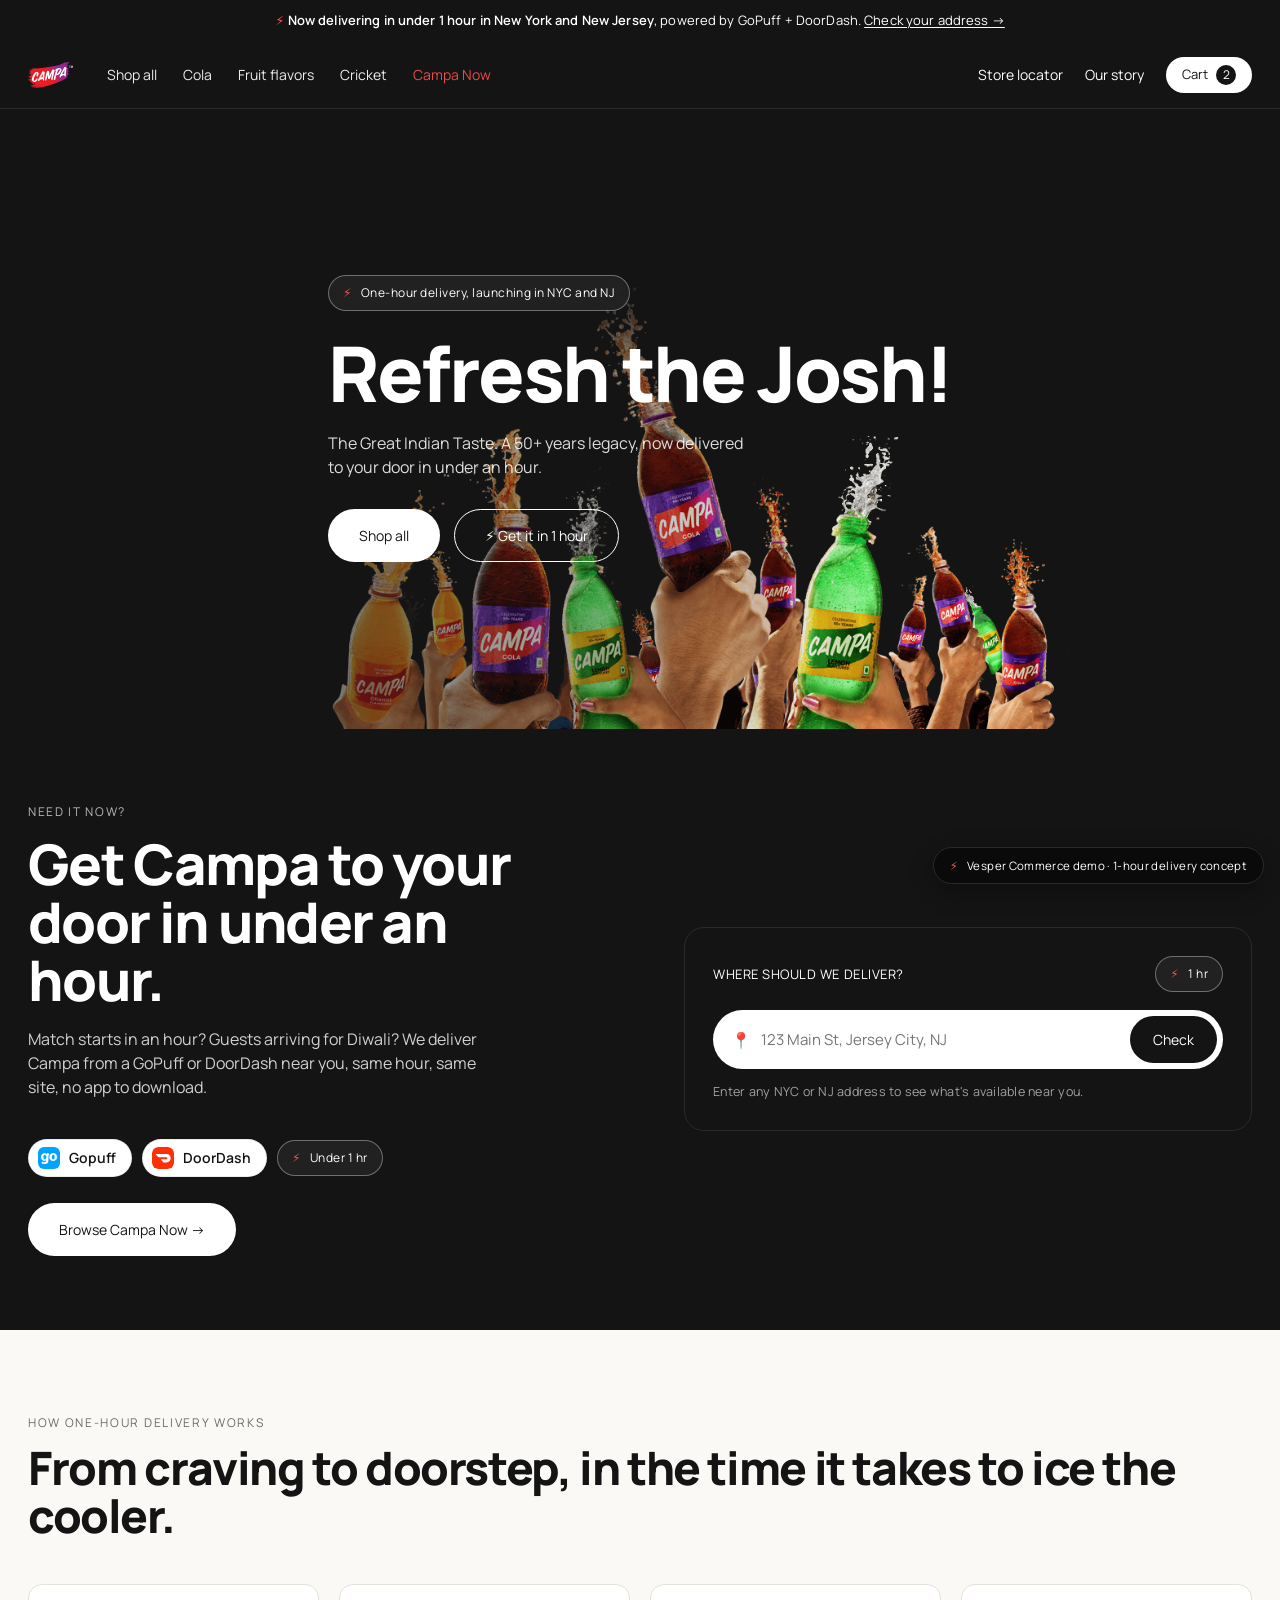
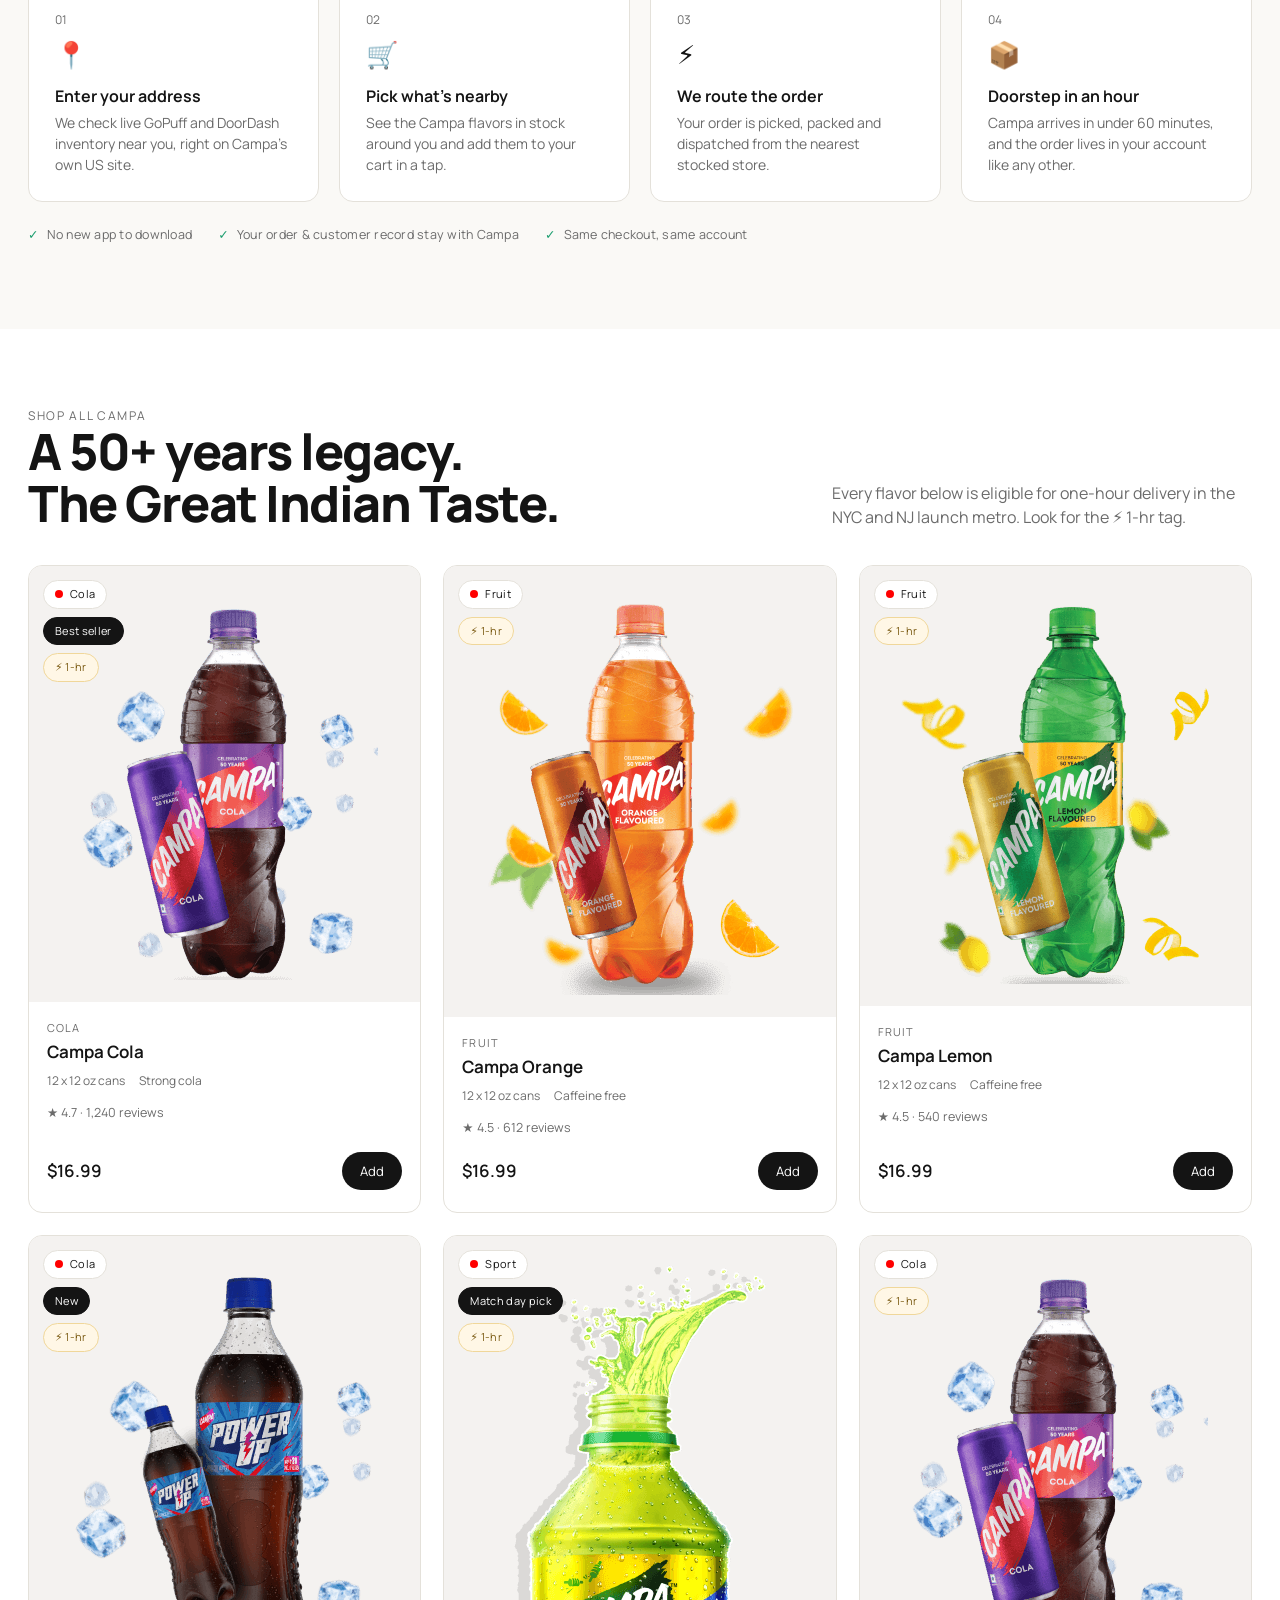
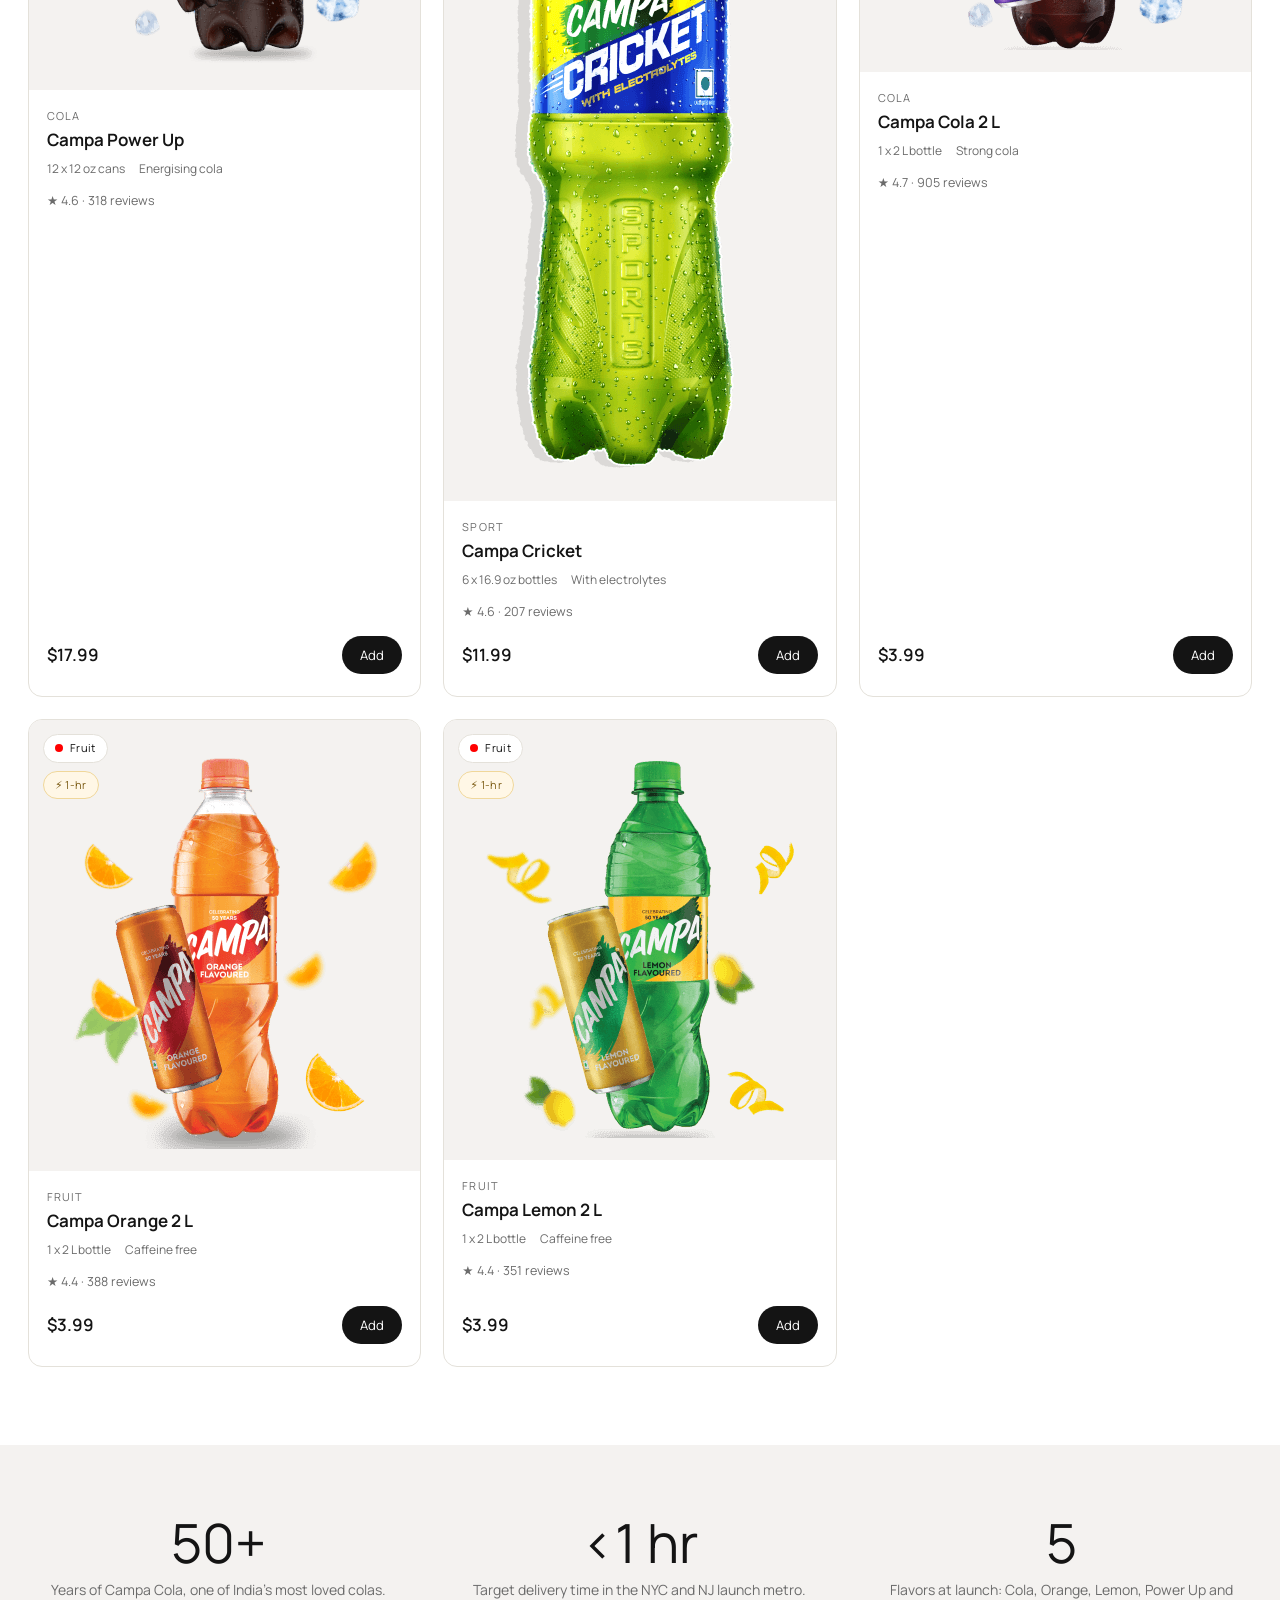
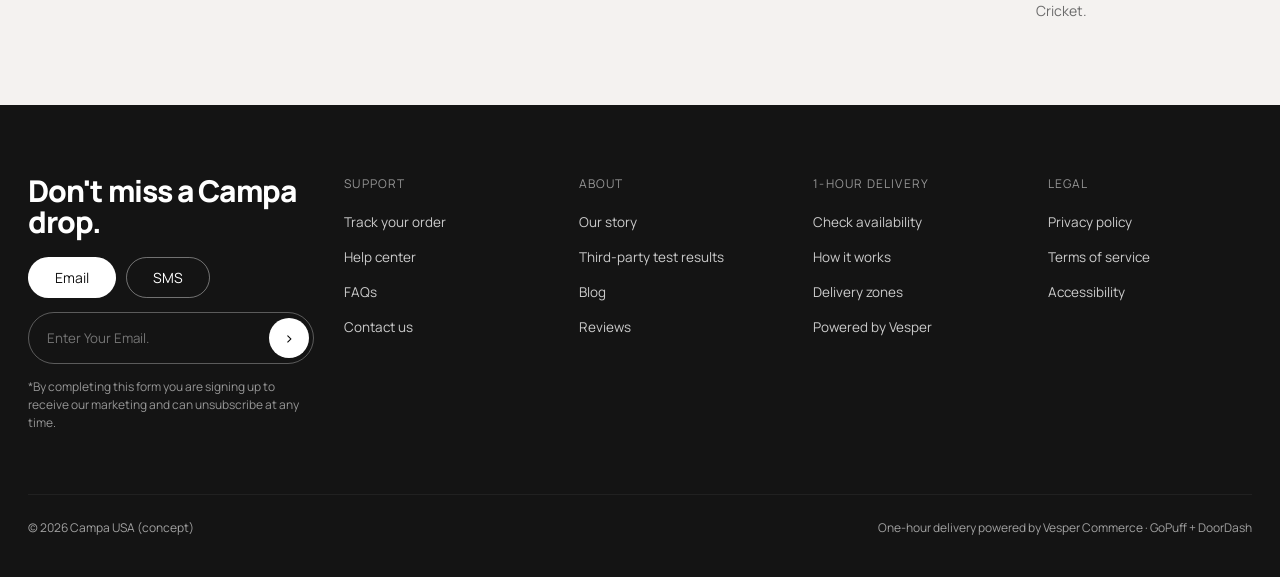
<file: index.html>
<!doctype html>
<html lang="en">
<head>
<meta charset="utf-8" />
<meta name="viewport" content="width=device-width, initial-scale=1" />
<title>Campa USA, Refresh the Josh!</title>
<meta name="description" content="The Great Indian Taste, now in the US. One-hour delivery in New York and New Jersey via GoPuff and DoorDash." />
<link rel="preconnect" href="https://fonts.googleapis.com" />
<link rel="preconnect" href="https://fonts.gstatic.com" crossorigin />
<link href="https://fonts.googleapis.com/css2?family=Manrope:wght@400;500;600;700;800&display=swap" rel="stylesheet" />
<link rel="stylesheet" href="styles.css" />
<link rel="icon" href="assets/logo.svg" />
</head>
<body>

<!-- Announcement -->
<div class="announce">
  <span class="bolt">⚡</span> <b>Now delivering in under 1 hour in New York and New Jersey</b>, powered by GoPuff + DoorDash. <a href="#onehour">Check your address →</a>
</div>

<!-- Header -->
<header class="header">
  <nav class="nav">
    <a class="brand" href="index.html"><img src="assets/logo.svg" alt="Campa" /></a>
    <div class="nav-links">
      <a href="#shop">Shop all</a>
      <a href="#shop">Cola</a>
      <a href="#shop">Fruit flavors</a>
      <a href="#shop">Cricket</a>
      <a href="campa-now.html" style="color:#ff4d4d">Campa Now</a>
    </div>
    <div class="nav-right">
      <a class="hide-sm" href="#">Store locator</a>
      <a class="hide-sm" href="#">Our story</a>
      <button class="hamburger" onclick="openMenu()" aria-label="Open menu"><svg viewBox="0 0 24 24" fill="none" stroke="currentColor" stroke-width="2" stroke-linecap="round"><line x1="3" y1="6" x2="21" y2="6"/><line x1="3" y1="12" x2="21" y2="12"/><line x1="3" y1="18" x2="21" y2="18"/></svg></button>
      <a href="checkout.html" class="cart-pill" onclick="event.preventDefault();openCart()">Cart <span class="cart-count" id="cartCount">2</span></a>
    </div>
  </nav>
</header>

<!-- Hero -->
<section class="hero">
  <div class="hero-media hero-bottles"></div>
  <div class="wrap hero-inner">
    <div class="delivery-badge" style="margin-bottom:22px"><span class="bolt">⚡</span> One-hour delivery, launching in NYC and NJ</div>
    <h1 class="serif">Refresh the Josh!</h1>
    <p class="sub">The Great Indian Taste. A 50+ years legacy, now delivered to your door in under an hour.</p>
    <div class="hero-cta">
      <a href="#shop" class="btn btn-white">Shop all</a>
      <a href="#onehour" class="btn btn-outline" style="color:#fff">⚡ Get it in 1 hour</a>
    </div>
  </div>
</section>

<!-- ===== SIGNATURE 1-HOUR DELIVERY BAND ===== -->
<section class="delivery-band" id="onehour">
  <div class="wrap grid">
    <div>
      <div class="eyebrow" style="color:rgba(255,255,255,.7)">Need it now?</div>
      <h2 class="serif" style="margin-top:14px">Get Campa to your door in under an hour.</h2>
      <p class="lede">Match starts in an hour? Guests arriving for Diwali? We deliver Campa from a GoPuff or DoorDash near you, same hour, same site, no app to download.</p>
      <div class="retailer-chips" style="margin-top:24px">
        <span class="chip"><img class="logo" src="assets/gopuff-icon.png" alt="GoPuff" /> Gopuff</span>
        <span class="chip"><img class="logo" src="assets/doordash-icon.svg" alt="DoorDash" /> DoorDash</span>
        <span class="delivery-badge"><span class="bolt">⚡</span> Under 1 hr</span>
      </div>
      <div style="margin-top:26px">
        <a href="campa-now.html" class="btn btn-white">Browse Campa Now →</a>
      </div>
    </div>

    <div class="addr-card">
      <div class="row-top">
        <div style="font-family:var(--mono);font-size:13px;letter-spacing:.04em">WHERE SHOULD WE DELIVER?</div>
        <div class="delivery-badge"><span class="bolt">⚡</span> 1 hr</div>
      </div>
      <div class="addr-field">
        <span aria-hidden="true">📍</span>
        <input id="addrInput" type="text" placeholder="123 Main St, Jersey City, NJ" />
        <button class="btn btn-dark" onclick="checkAvailability()">Check</button>
      </div>
      <div class="addr-note">Enter any NYC or NJ address to see what's available near you.</div>

      <div class="avail-result" id="availResult">
        <div class="avail-head"><span>✓</span> Available near you, delivered in under 1 hour</div>
        <div class="mini-prod">
          <img src="assets/cola.png" alt="" />
          <div class="info"><div class="name">Cola · Campa Cola</div><div class="meta">6-pack · $8.99</div></div>
          <button class="mini-add" onclick="addToCart()">Add</button>
        </div>
        <div class="mini-prod">
          <img src="assets/cricket.png" alt="" />
          <div class="info"><div class="name">Sport · Campa Cricket</div><div class="meta">Single bottle · $2.29</div></div>
          <button class="mini-add" onclick="addToCart()">Add</button>
        </div>
        <div class="mini-prod">
          <img src="assets/orange.png" alt="" />
          <div class="info"><div class="name">Fruit · Campa Orange <span style="opacity:.6">(trial)</span></div><div class="meta">Single can · $1.79</div></div>
          <button class="mini-add" onclick="addToCart()">Add</button>
        </div>
        <a href="checkout.html" class="btn btn-white btn-block" style="margin-top:16px">View cart · check out →</a>
      </div>
    </div>
  </div>
</section>

<!-- How it works -->
<section class="how">
  <div class="wrap">
    <div class="eyebrow">How one-hour delivery works</div>
    <h2 class="serif" style="font-size:clamp(30px,3.6vw,46px);margin-top:12px">From craving to doorstep, in the time it takes to ice the cooler.</h2>
    <div class="steps">
      <div class="step"><div class="num">01</div><div class="icon">📍</div><h3>Enter your address</h3><p>We check live GoPuff and DoorDash inventory near you, right on Campa's own US site.</p></div>
      <div class="step"><div class="num">02</div><div class="icon">🛒</div><h3>Pick what's nearby</h3><p>See the Campa flavors in stock around you and add them to your cart in a tap.</p></div>
      <div class="step"><div class="num">03</div><div class="icon">⚡</div><h3>We route the order</h3><p>Your order is picked, packed and dispatched from the nearest stocked store.</p></div>
      <div class="step"><div class="num">04</div><div class="icon">📦</div><h3>Doorstep in an hour</h3><p>Campa arrives in under 60 minutes, and the order lives in your account like any other.</p></div>
    </div>
    <div class="assurance">
      <span><span class="tick">✓</span> No new app to download</span>
      <span><span class="tick">✓</span> Your order &amp; customer record stay with Campa</span>
      <span><span class="tick">✓</span> Same checkout, same account</span>
    </div>
  </div>
</section>

<!-- Product grid -->
<section class="section" id="shop">
  <div class="wrap">
    <div class="section-head">
      <div>
        <div class="eyebrow">Shop all Campa</div>
        <h2 class="serif">A 50+ years legacy.<br/>The Great Indian Taste.</h2>
      </div>
      <p>Every flavor below is eligible for one-hour delivery in the NYC and NJ launch metro. Look for the <span style="white-space:nowrap">⚡ 1-hr</span> tag.</p>
    </div>

    <div class="prod-grid" id="prodGrid">
      <!-- cards injected by app.js -->
    </div>
  </div>
</section>

<!-- Value strip -->
<section class="value-strip">
  <div class="wrap value-grid">
    <div><div class="big">50+</div><p>Years of Campa Cola, one of India's most loved colas.</p></div>
    <div><div class="big">&lt;1 hr</div><p>Target delivery time in the NYC and NJ launch metro.</p></div>
    <div><div class="big">5</div><p>Flavors at launch: Cola, Orange, Lemon, Power Up and Cricket.</p></div>
  </div>
</section>

<!-- Footer -->
<footer class="footer">
  <div class="wrap">
    <div class="top">
      <div class="updates">
        <h3 class="serif">Don't miss a Campa drop.</h3>
        <div class="toggle">
          <button class="btn btn-white">Email</button>
          <button class="btn btn-outline" style="color:#fff">SMS</button>
        </div>
        <div class="subscribe"><input placeholder="Enter Your Email." /><button>›</button></div>
        <p style="font-size:12px;opacity:.55;margin-top:14px;max-width:320px">*By completing this form you are signing up to receive our marketing and can unsubscribe at any time.</p>
      </div>
      <div><div class="colhead">Support</div><ul><li><a href="#">Track your order</a></li><li><a href="#">Help center</a></li><li><a href="#">FAQs</a></li><li><a href="#">Contact us</a></li></ul></div>
      <div><div class="colhead">About</div><ul><li><a href="#">Our story</a></li><li><a href="#">Third-party test results</a></li><li><a href="#">Blog</a></li><li><a href="#">Reviews</a></li></ul></div>
      <div><div class="colhead">1-Hour Delivery</div><ul><li><a href="#onehour">Check availability</a></li><li><a href="#onehour">How it works</a></li><li><a href="#">Delivery zones</a></li><li><a href="#">Powered by Vesper</a></li></ul></div>
      <div><div class="colhead">Legal</div><ul><li><a href="#">Privacy policy</a></li><li><a href="#">Terms of service</a></li><li><a href="#">Accessibility</a></li></ul></div>
    </div>
    <div class="base"><span>© 2026 Campa USA (concept)</span><span>One-hour delivery powered by Vesper Commerce · GoPuff + DoorDash</span></div>
  </div>
</footer>

<div class="demo-ribbon"><span class="bolt">⚡</span> Vesper Commerce demo · 1-hour delivery concept</div>

<script src="app.js"></script>
</body>
</html>
</file>
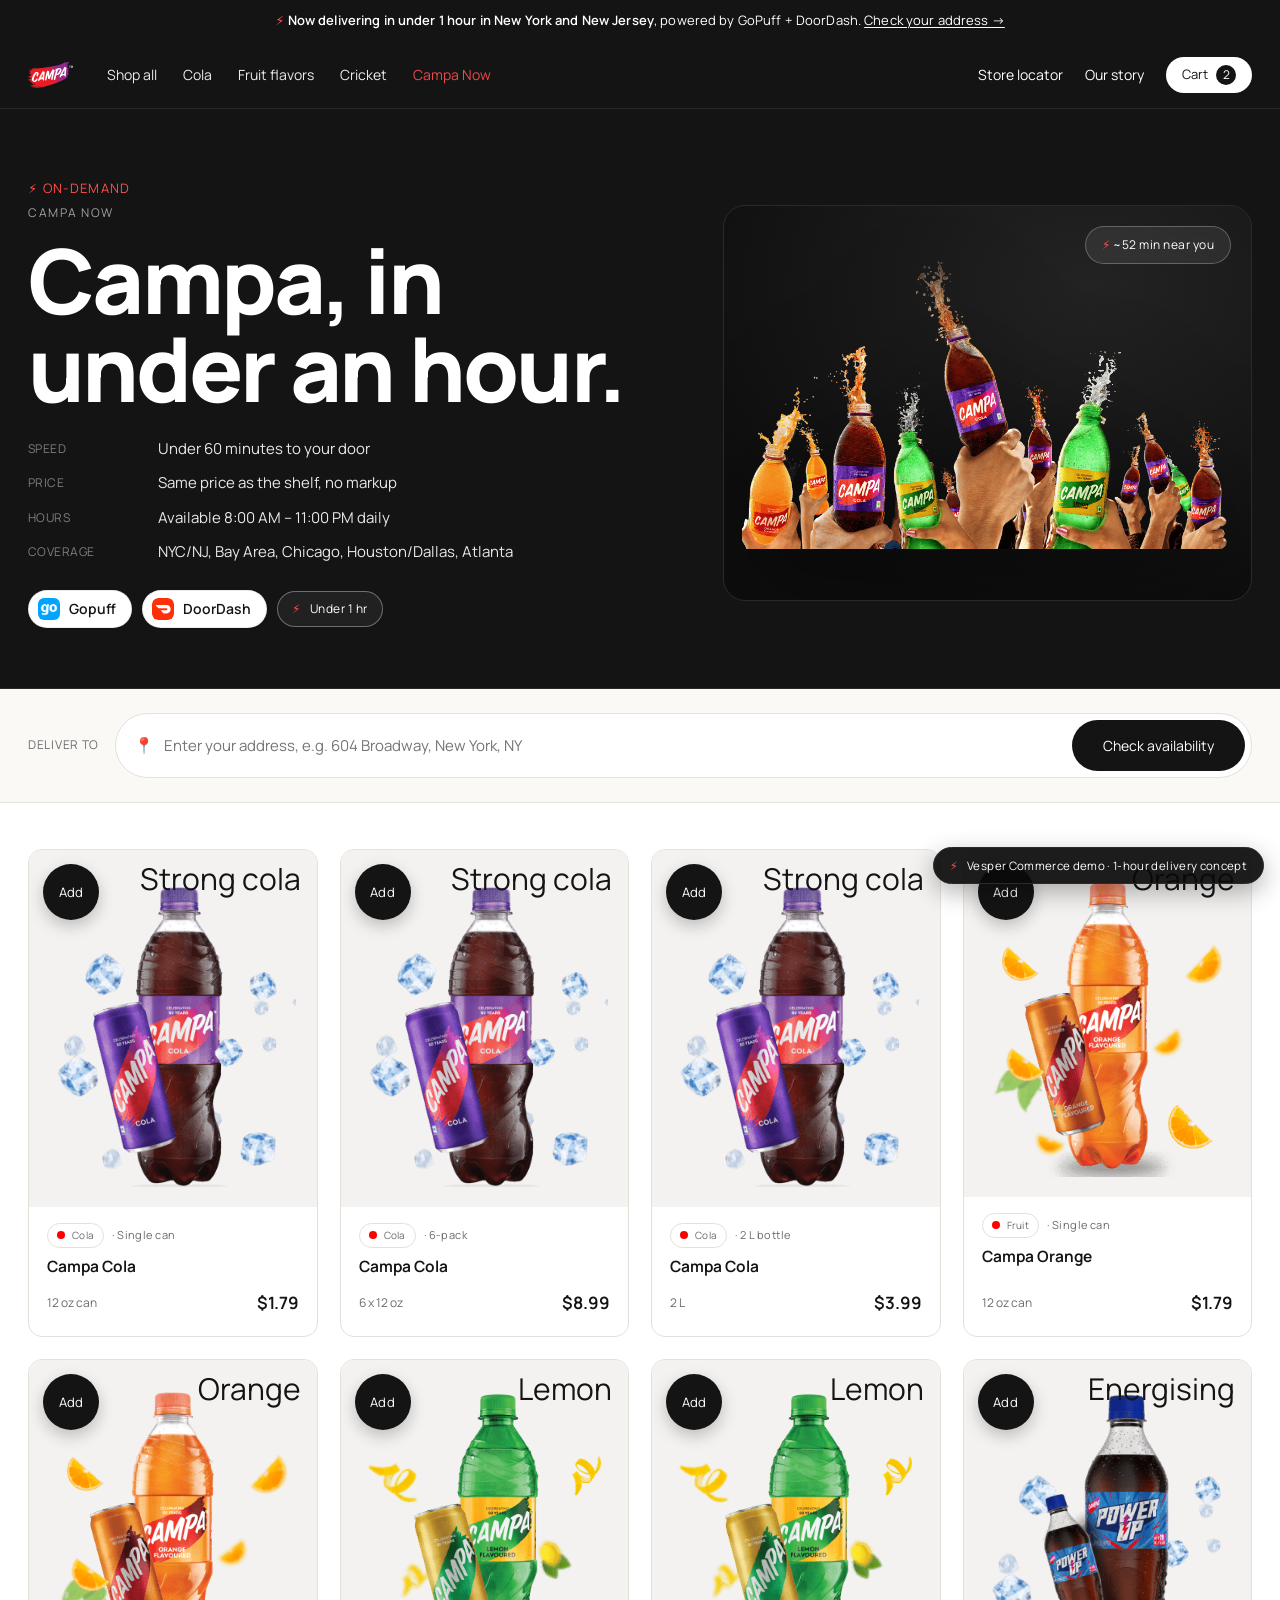
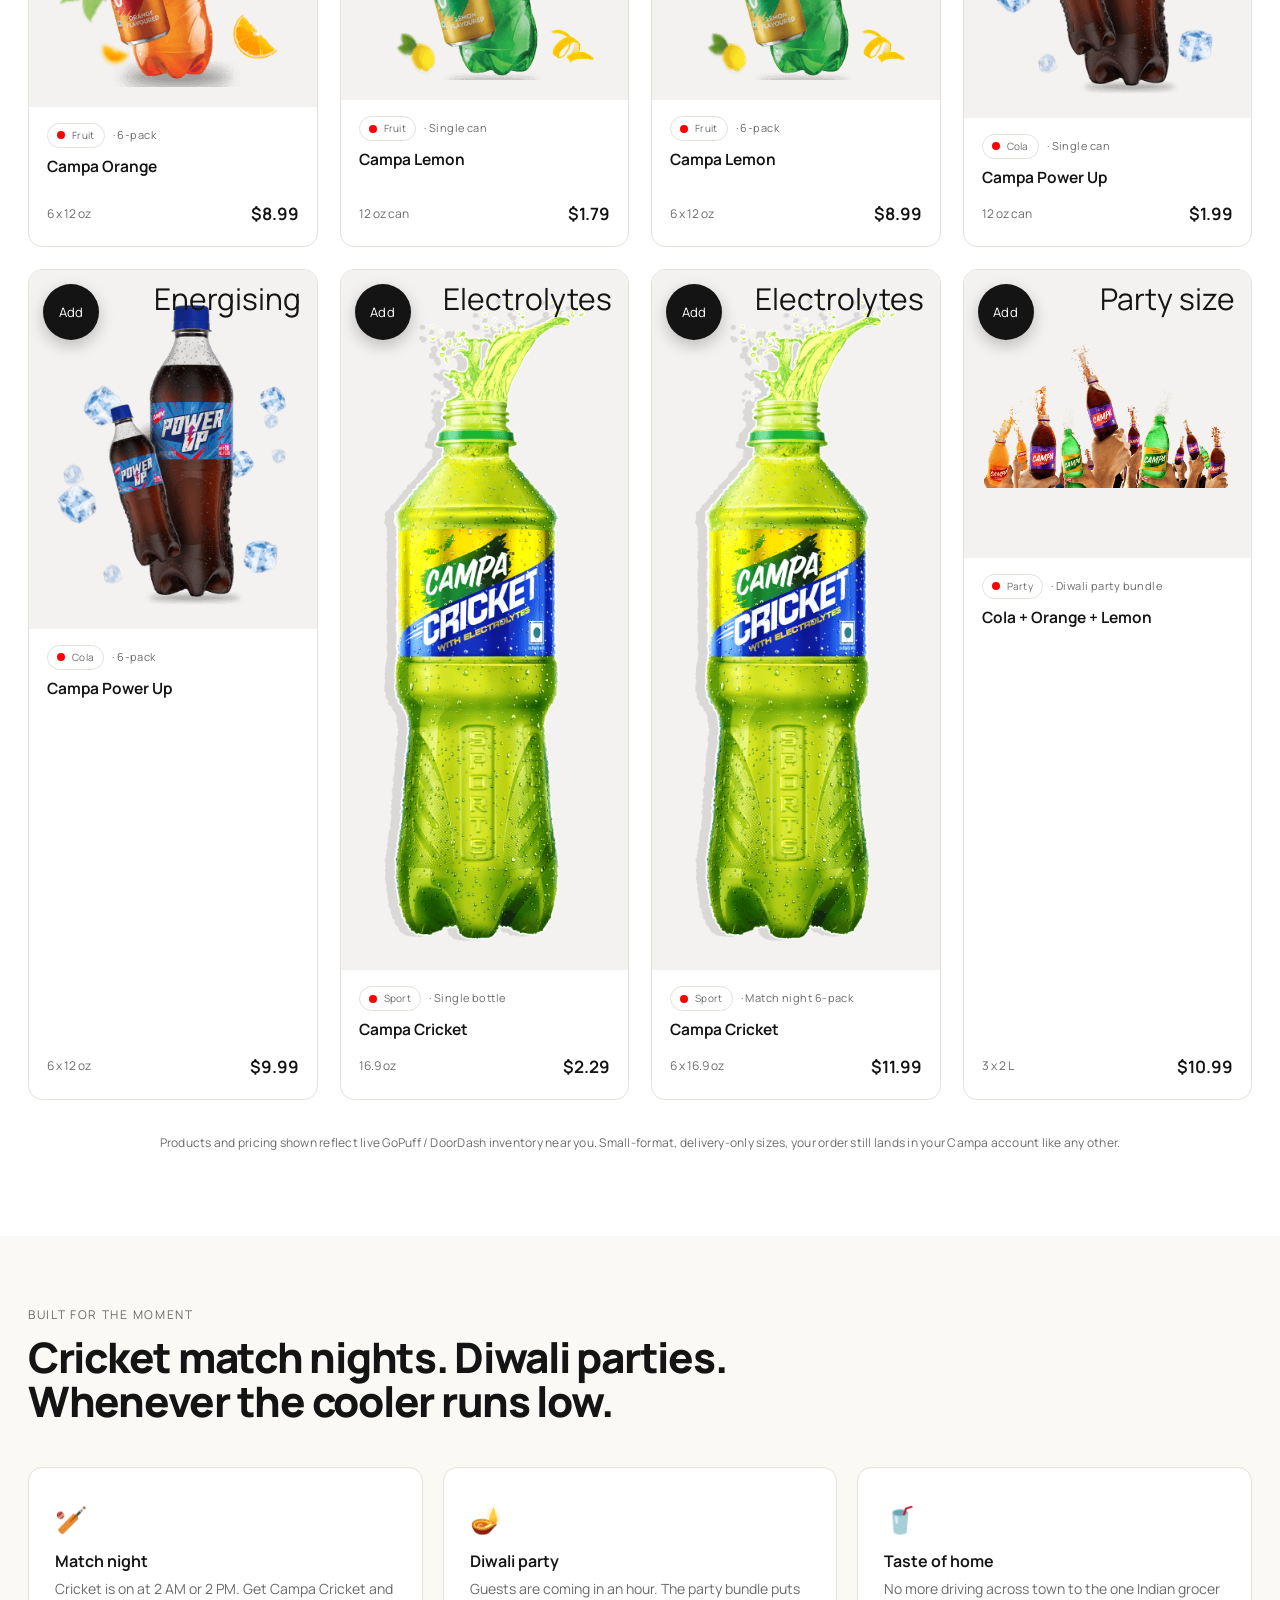
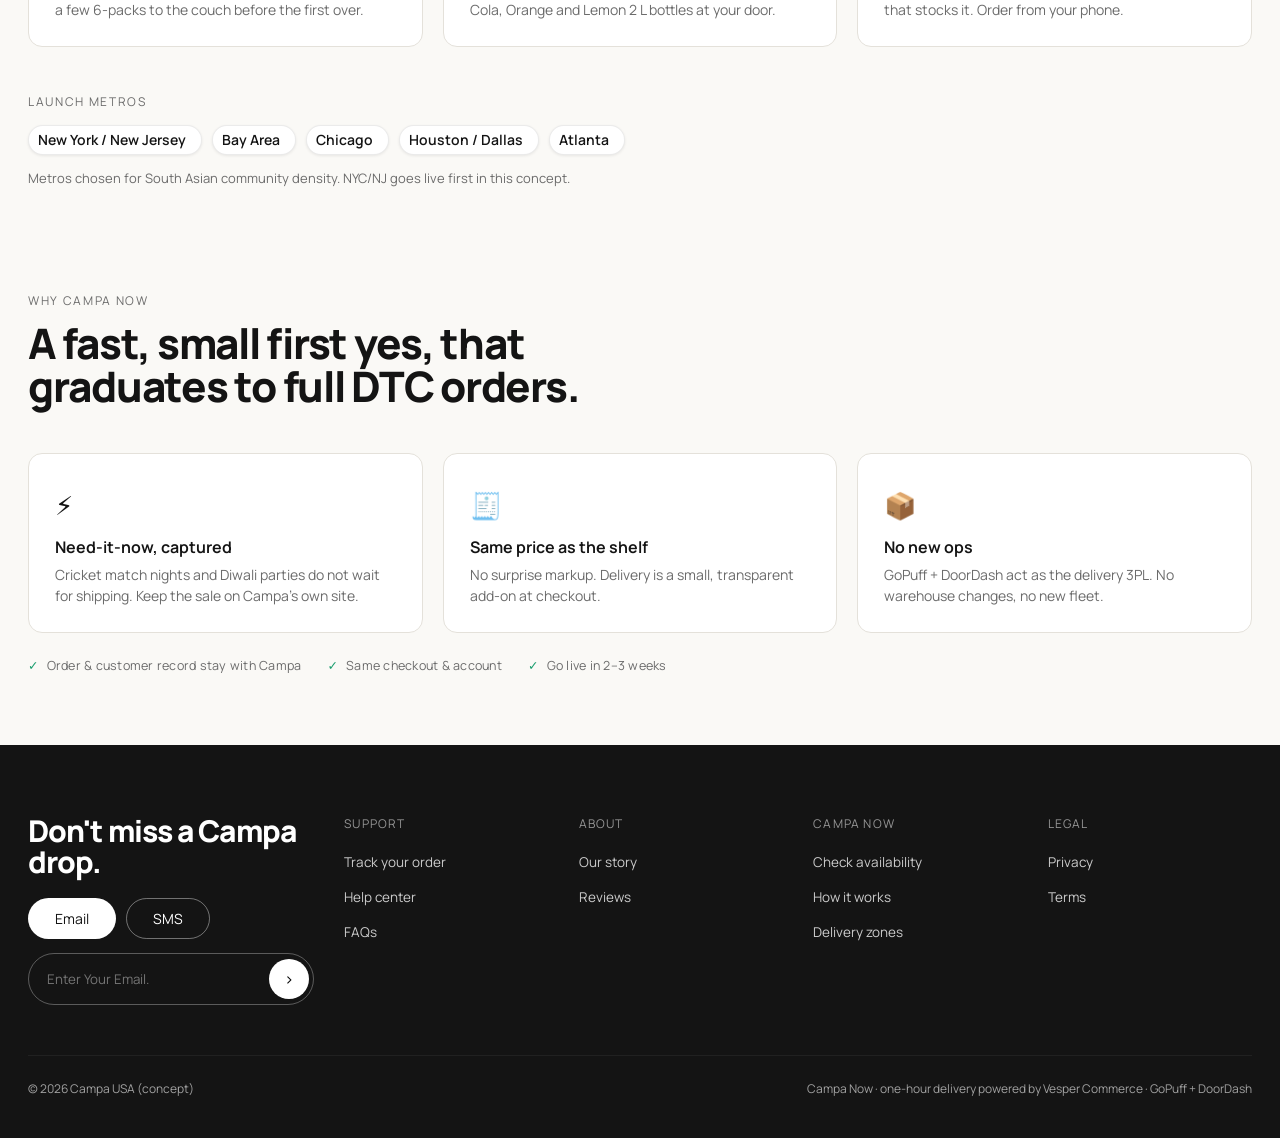
<file: campa-now.html>
<!doctype html>
<html lang="en">
<head>
<meta charset="utf-8" />
<meta name="viewport" content="width=device-width, initial-scale=1" />
<title>Campa Now, Delivered in under an hour | Campa USA</title>
<meta name="description" content="Campa Now: your favorite Campa delivered in under an hour, at the same price as the shelf. Powered by GoPuff + DoorDash." />
<link rel="preconnect" href="https://fonts.googleapis.com" />
<link rel="preconnect" href="https://fonts.gstatic.com" crossorigin />
<link href="https://fonts.googleapis.com/css2?family=Manrope:wght@400;500;600;700;800&display=swap" rel="stylesheet" />
<link rel="stylesheet" href="styles.css" />
<link rel="icon" href="assets/logo.svg" />
</head>
<body>

<div class="announce">
  <span class="bolt">⚡</span> <b>Now delivering in under 1 hour in New York and New Jersey</b>, powered by GoPuff + DoorDash. <a href="#now">Check your address →</a>
</div>

<header class="header">
  <nav class="nav">
    <a class="brand" href="index.html"><img src="assets/logo.svg" alt="Campa" /></a>
    <div class="nav-links">
      <a href="index.html#shop">Shop all</a>
      <a href="index.html#shop">Cola</a>
      <a href="index.html#shop">Fruit flavors</a>
      <a href="index.html#shop">Cricket</a>
      <a href="campa-now.html" style="color:#ff4d4d">Campa Now</a>
    </div>
    <div class="nav-right">
      <a class="hide-sm" href="#">Store locator</a>
      <a class="hide-sm" href="#">Our story</a>
      <button class="hamburger" onclick="openMenu()" aria-label="Open menu"><svg viewBox="0 0 24 24" fill="none" stroke="currentColor" stroke-width="2" stroke-linecap="round"><line x1="3" y1="6" x2="21" y2="6"/><line x1="3" y1="12" x2="21" y2="12"/><line x1="3" y1="18" x2="21" y2="18"/></svg></button>
      <a href="checkout.html" class="cart-pill" onclick="event.preventDefault();openCart()">Cart <span class="cart-count" id="cartCount">2</span></a>
    </div>
  </nav>
</header>

<!-- HERO -->
<section class="now-hero" id="now">
  <div class="wrap grid">
    <div>
      <div class="kick">⚡ On-demand</div>
      <div class="eyebrow">Campa Now</div>
      <h1 class="serif">Campa, in under an hour.</h1>
      <div class="facts">
        <div><span class="k">Speed</span> Under 60 minutes to your door</div>
        <div><span class="k">Price</span> Same price as the shelf, no markup</div>
        <div><span class="k">Hours</span> Available 8:00 AM – 11:00 PM daily</div>
        <div><span class="k">Coverage</span> NYC/NJ, Bay Area, Chicago, Houston/Dallas, Atlanta</div>
      </div>
      <div class="chips-row retailer-chips">
        <span class="chip"><img class="logo" src="assets/gopuff-icon.png" alt="GoPuff" /> Gopuff</span>
        <span class="chip"><img class="logo" src="assets/doordash-icon.svg" alt="DoorDash" /> DoorDash</span>
        <span class="delivery-badge"><span class="bolt">⚡</span> Under 1 hr</span>
      </div>
    </div>
    <div class="now-visual">
      <div class="float-badge"><span class="bolt">⚡</span> ~52 min near you</div>
      <img src="assets/bottles-crop.png" alt="Campa bottles available on demand" />
    </div>
  </div>
</section>

<!-- ADDRESS BAR -->
<div class="now-addrbar">
  <div class="wrap inner">
    <span class="lbl">Deliver to</span>
    <div class="field">
      <span aria-hidden="true">📍</span>
      <input id="nowAddr" type="text" placeholder="Enter your address, e.g. 604 Broadway, New York, NY" />
      <button class="btn btn-dark" onclick="nowCheck()">Check availability</button>
    </div>
    <span class="now-addr-state" id="nowAddrState"><span>✓</span> In your zone · delivered in ~52 min</span>
  </div>
</div>

<!-- GRID -->
<section class="now-section">
  <div class="wrap">
    <div class="now-gridwrap show" id="nowGridWrap">
      <div class="now-grid" id="nowGrid"><!-- injected by app.js --></div>
      <div class="now-disclaimer">
        Products and pricing shown reflect live GoPuff / DoorDash inventory near you. Small-format, delivery-only sizes, your order still lands in your Campa account like any other.
      </div>
    </div>
  </div>
</section>

<!-- occasions + metros -->
<section class="how" style="padding:70px 0 20px">
  <div class="wrap">
    <div class="eyebrow">Built for the moment</div>
    <h2 class="serif" style="font-size:clamp(28px,3.4vw,42px);margin-top:12px;max-width:700px">Cricket match nights. Diwali parties. Whenever the cooler runs low.</h2>
    <div class="steps now-steps-3">
      <div class="step"><div class="icon">🏏</div><h3>Match night</h3><p>Cricket is on at 2 AM or 2 PM. Get Campa Cricket and a few 6-packs to the couch before the first over.</p></div>
      <div class="step"><div class="icon">🪔</div><h3>Diwali party</h3><p>Guests are coming in an hour. The party bundle puts Cola, Orange and Lemon 2 L bottles at your door.</p></div>
      <div class="step"><div class="icon">🥤</div><h3>Taste of home</h3><p>No more driving across town to the one Indian grocer that stocks it. Order from your phone.</p></div>
    </div>
    <div class="eyebrow" style="margin-top:46px">Launch metros</div>
    <div class="retailer-chips" style="margin-top:14px;flex-wrap:wrap">
      <span class="chip">New York / New Jersey</span>
      <span class="chip">Bay Area</span>
      <span class="chip">Chicago</span>
      <span class="chip">Houston / Dallas</span>
      <span class="chip">Atlanta</span>
    </div>
    <p style="color:var(--gray);font-size:13px;margin-top:14px">Metros chosen for South Asian community density. NYC/NJ goes live first in this concept.</p>
  </div>
</section>

<!-- reassurance band -->
<section class="how" style="padding:70px 0">
  <div class="wrap">
    <div class="eyebrow">Why Campa Now</div>
    <h2 class="serif" style="font-size:clamp(28px,3.4vw,42px);margin-top:12px;max-width:640px">A fast, small first yes, that graduates to full DTC orders.</h2>
    <div class="steps now-steps-3">
      <div class="step"><div class="icon">⚡</div><h3>Need-it-now, captured</h3><p>Cricket match nights and Diwali parties do not wait for shipping. Keep the sale on Campa's own site.</p></div>
      <div class="step"><div class="icon">🧾</div><h3>Same price as the shelf</h3><p>No surprise markup. Delivery is a small, transparent add-on at checkout.</p></div>
      <div class="step"><div class="icon">📦</div><h3>No new ops</h3><p>GoPuff + DoorDash act as the delivery 3PL. No warehouse changes, no new fleet.</p></div>
    </div>
    <div class="assurance">
      <span><span class="tick">✓</span> Order &amp; customer record stay with Campa</span>
      <span><span class="tick">✓</span> Same checkout &amp; account</span>
      <span><span class="tick">✓</span> Go live in 2–3 weeks</span>
    </div>
  </div>
</section>

<footer class="footer">
  <div class="wrap">
    <div class="top">
      <div class="updates">
        <h3 class="serif">Don't miss a Campa drop.</h3>
        <div class="toggle"><button class="btn btn-white">Email</button><button class="btn btn-outline" style="color:#fff">SMS</button></div>
        <div class="subscribe"><input placeholder="Enter Your Email." /><button>›</button></div>
      </div>
      <div><div class="colhead">Support</div><ul><li><a href="#">Track your order</a></li><li><a href="#">Help center</a></li><li><a href="#">FAQs</a></li></ul></div>
      <div><div class="colhead">About</div><ul><li><a href="#">Our story</a></li><li><a href="#">Reviews</a></li></ul></div>
      <div><div class="colhead">Campa Now</div><ul><li><a href="campa-now.html">Check availability</a></li><li><a href="index.html#onehour">How it works</a></li><li><a href="#">Delivery zones</a></li></ul></div>
      <div><div class="colhead">Legal</div><ul><li><a href="#">Privacy</a></li><li><a href="#">Terms</a></li></ul></div>
    </div>
    <div class="base"><span>© 2026 Campa USA (concept)</span><span>Campa Now · one-hour delivery powered by Vesper Commerce · GoPuff + DoorDash</span></div>
  </div>
</footer>

<div class="demo-ribbon"><span class="bolt">⚡</span> Vesper Commerce demo · 1-hour delivery concept</div>

<script src="app.js"></script>
</body>
</html>
</file>
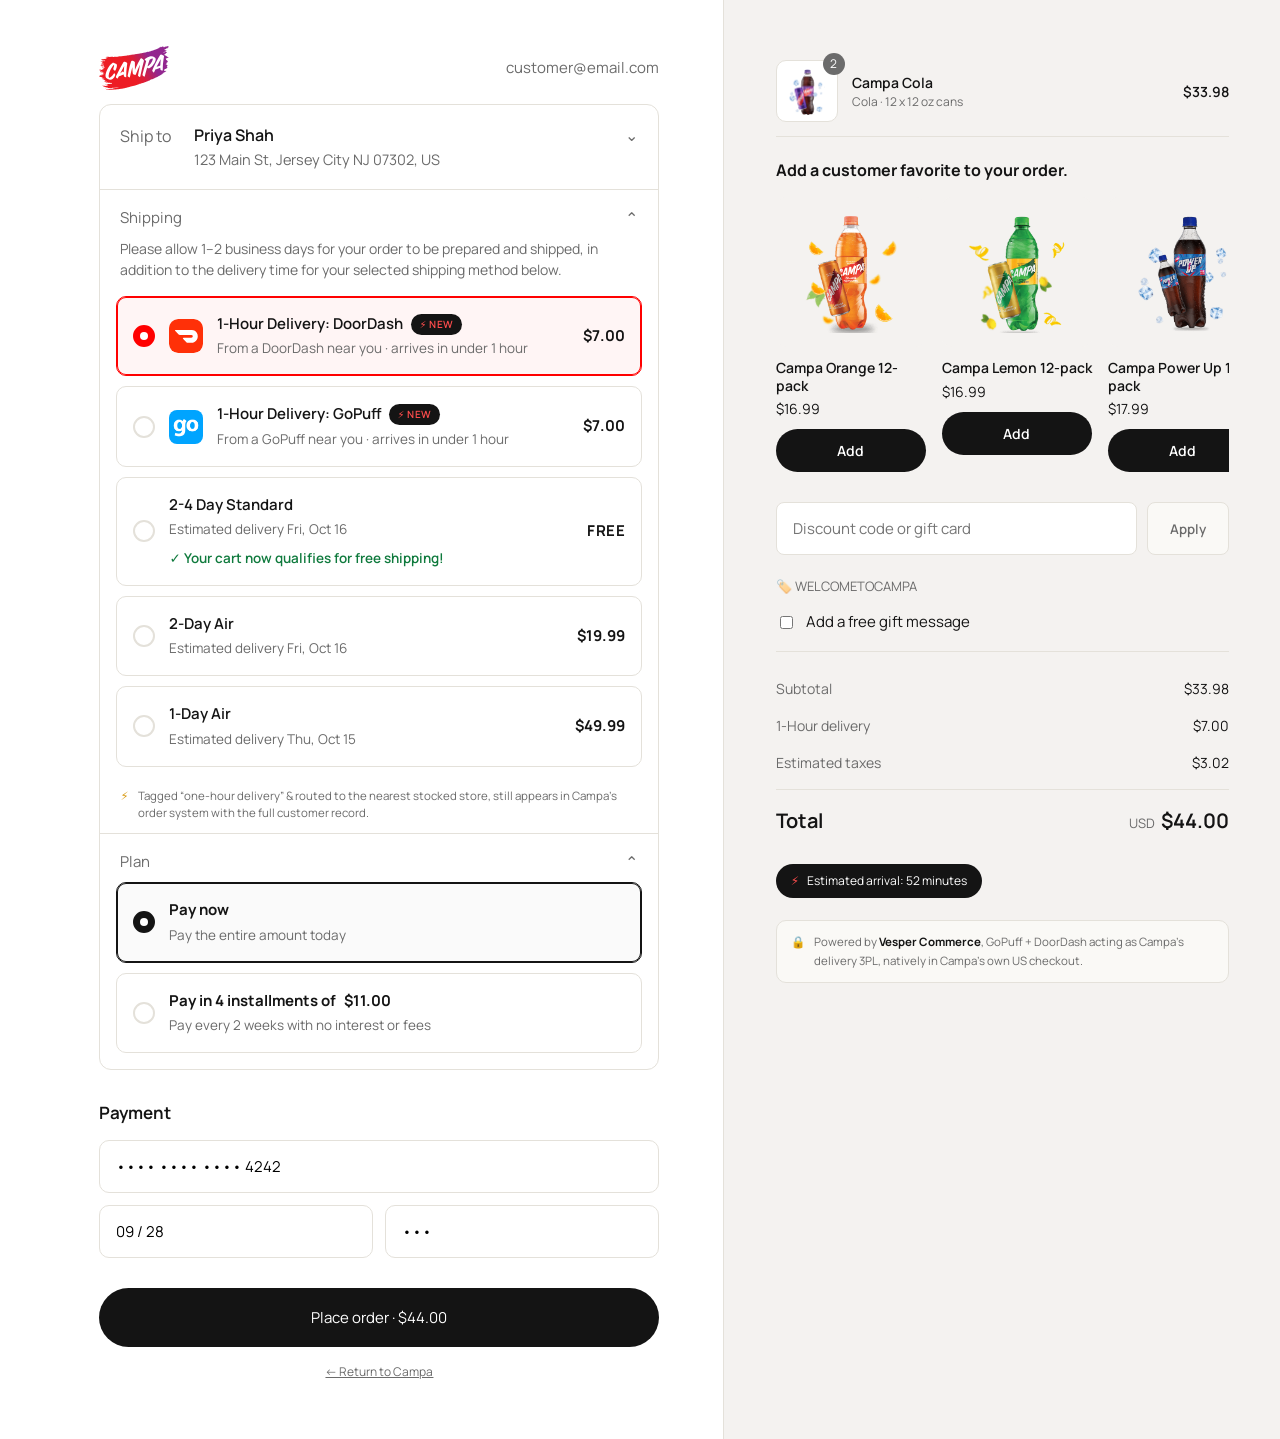
<file: checkout.html>
<!doctype html>
<html lang="en">
<head>
<meta charset="utf-8" />
<meta name="viewport" content="width=device-width, initial-scale=1" />
<title>Checkout | Campa USA</title>
<link rel="preconnect" href="https://fonts.googleapis.com" />
<link rel="preconnect" href="https://fonts.gstatic.com" crossorigin />
<link href="https://fonts.googleapis.com/css2?family=Manrope:wght@400;500;600;700;800&display=swap" rel="stylesheet" />
<link rel="stylesheet" href="styles.css" />
<link rel="icon" href="assets/logo.svg" />
</head>
<body>

<div class="checkout">
  <!-- LEFT -->
  <div class="co-left">
    <div class="inner">
      <div class="co-topbar">
        <a href="index.html" class="co-logo"><img src="assets/logo.svg" alt="Campa" style="height:44px" /></a>
        <span class="email">customer@email.com</span>
      </div>

      <!-- Ship to -->
      <div class="co-card">
        <div class="ship-to">
          <span class="k">Ship to</span>
          <span class="v"><b>Priya Shah</b><div>123 Main St, Jersey City NJ 07302, US</div></span>
          <span class="chev">⌄</span>
        </div>

        <!-- Shipping -->
        <div class="co-block">
          <div class="bh"><span class="t">Shipping</span><span class="chev" style="color:var(--gray)">⌃</span></div>
          <div class="note">Please allow 1–2 business days for your order to be prepared and shipped, in addition to the delivery time for your selected shipping method below.</div>
          <div class="opts" id="shipOpts">

            <!-- 1-hour delivery options (the Vesper addition) -->
            <label class="co-opt onehr selected" data-cost="7.00" data-label="1-Hour delivery" onclick="selectShip(this)">
              <span class="radio"></span>
              <span class="ret"><img src="assets/doordash-icon.svg" alt="DoorDash" /></span>
              <span class="body">
                <span class="n">1-Hour Delivery: DoorDash <span class="badge-1hr">⚡ NEW</span></span>
                <span class="d">From a DoorDash near you · arrives in under 1 hour</span>
              </span>
              <span class="amt">$7.00</span>
            </label>

            <label class="co-opt onehr" data-cost="7.00" data-label="1-Hour delivery" onclick="selectShip(this)">
              <span class="radio"></span>
              <span class="ret"><img src="assets/gopuff-icon.png" alt="GoPuff" /></span>
              <span class="body">
                <span class="n">1-Hour Delivery: GoPuff <span class="badge-1hr">⚡ NEW</span></span>
                <span class="d">From a GoPuff near you · arrives in under 1 hour</span>
              </span>
              <span class="amt">$7.00</span>
            </label>

            <!-- standard Campa shipping tiers -->
            <label class="co-opt" data-cost="0" data-label="2-4 Day Standard" onclick="selectShip(this)">
              <span class="radio"></span>
              <span class="body">
                <span class="n">2-4 Day Standard</span>
                <span class="d">Estimated delivery Fri, Oct 16</span>
                <span class="free-ok">✓ Your cart now qualifies for free shipping!</span>
              </span>
              <span class="amt free">FREE</span>
            </label>

            <label class="co-opt" data-cost="19.99" data-label="2-Day Air" onclick="selectShip(this)">
              <span class="radio"></span>
              <span class="body">
                <span class="n">2-Day Air</span>
                <span class="d">Estimated delivery Fri, Oct 16</span>
              </span>
              <span class="amt">$19.99</span>
            </label>

            <label class="co-opt" data-cost="49.99" data-label="1-Day Air" onclick="selectShip(this)">
              <span class="radio"></span>
              <span class="body">
                <span class="n">1-Day Air</span>
                <span class="d">Estimated delivery Thu, Oct 15</span>
              </span>
              <span class="amt">$49.99</span>
            </label>

          </div>
          <div class="note" id="routeNote" style="display:flex;gap:9px;color:var(--gray);font-family:var(--mono);font-size:11.5px">
            <span style="color:#d99a12">⚡</span>
            <span>Tagged “one-hour delivery” &amp; routed to the nearest stocked store, still appears in Campa's order system with the full customer record.</span>
          </div>
        </div>

        <!-- Plan -->
        <div class="co-block co-plan">
          <div class="bh"><span class="t">Plan</span><span class="chev" style="color:var(--gray)">⌃</span></div>
          <div class="opts" id="planOpts">
            <label class="co-opt selected" onclick="selectPlan(this)">
              <span class="radio"></span>
              <span class="body"><span class="n">Pay now</span><span class="d">Pay the entire amount today</span></span>
            </label>
            <label class="co-opt" onclick="selectPlan(this)">
              <span class="radio"></span>
              <span class="body"><span class="n">Pay in 4 installments of <span id="instAmt">$9.64</span></span><span class="d">Pay every 2 weeks with no interest or fees</span></span>
            </label>
          </div>
        </div>
      </div>

      <!-- Payment -->
      <div class="co-section-title">Payment</div>
      <input class="co-field" placeholder="Card number" value="•••• •••• •••• 4242" />
      <div class="co-row">
        <input class="co-field" placeholder="Expiration (MM/YY)" value="09 / 28" />
        <input class="co-field" placeholder="Security code" value="•••" />
      </div>

      <button class="btn btn-dark btn-block btn-lg" id="placeBtn" style="margin-top:18px" onclick="placeOrder()">Place order · $44.00</button>
      <p style="font-size:12px;color:var(--gray);text-align:center;margin-top:16px"><a href="index.html" style="text-decoration:underline">← Return to Campa</a></p>
    </div>
  </div>

  <!-- RIGHT: order summary -->
  <div class="co-right">
    <div class="inner">
      <div class="os-item">
        <div class="im"><img src="assets/cola.png" alt="" /><span class="q">2</span></div>
        <div class="nm"><div class="t">Campa Cola</div><div class="s">Cola · 12 x 12 oz cans</div></div>
        <div class="pr">$33.98</div>
      </div>

      <!-- upsell rail -->
      <div class="upsell-title">Add a customer favorite to your order.</div>
      <div class="upsell-rail">
        <div class="upsell-card"><div class="im"><img src="assets/orange.png" alt="" /></div><div class="nm">Campa Orange 12-pack</div><div class="pr">$16.99</div><button class="add" onclick="addToCart()">Add</button></div>
        <div class="upsell-card"><div class="im"><img src="assets/lemon.png" alt="" /></div><div class="nm">Campa Lemon 12-pack</div><div class="pr">$16.99</div><button class="add" onclick="addToCart()">Add</button></div>
        <div class="upsell-card"><div class="im"><img src="assets/powerup.png" alt="" /></div><div class="nm">Campa Power Up 12-pack</div><div class="pr">$17.99</div><button class="add" onclick="addToCart()">Add</button></div>
        <div class="upsell-card"><div class="im"><img src="assets/cricket.png" alt="" /></div><div class="nm">Campa Cricket 6-pack</div><div class="pr">$11.99</div><button class="add" onclick="addToCart()">Add</button></div>
      </div>

      <!-- discount -->
      <div class="co-discount">
        <input placeholder="Discount code or gift card" />
        <button>Apply</button>
      </div>
      <div class="co-discount-tag">🏷️ WELCOMETOCAMPA</div>
      <div class="co-gift"><input type="checkbox" /> Add a free gift message</div>

      <!-- totals -->
      <div class="os-line"><span class="muted">Subtotal</span><span>$33.98</span></div>
      <div class="os-line"><span class="muted" id="sumShipLabel">1-Hour delivery</span><span id="sumShip">$7.00</span></div>
      <div class="os-line"><span class="muted">Estimated taxes</span><span>$3.02</span></div>
      <div class="os-line total"><span>Total</span><span><span style="font-size:13px;color:var(--gray);font-weight:400;margin-right:6px">USD</span><span id="sumTotal">$44.00</span></span></div>

      <div class="eta-badge" style="margin-top:20px"><span class="bolt">⚡</span> Estimated arrival: 52 minutes</div>
      <div class="co-note" style="margin-top:8px;border-style:solid"><span>🔒</span> <span>Powered by <b>Vesper Commerce</b>, GoPuff + DoorDash acting as Campa's delivery 3PL, natively in Campa's own US checkout.</span></div>
    </div>
  </div>
</div>

<script src="app.js"></script>
</body>
</html>
</file>
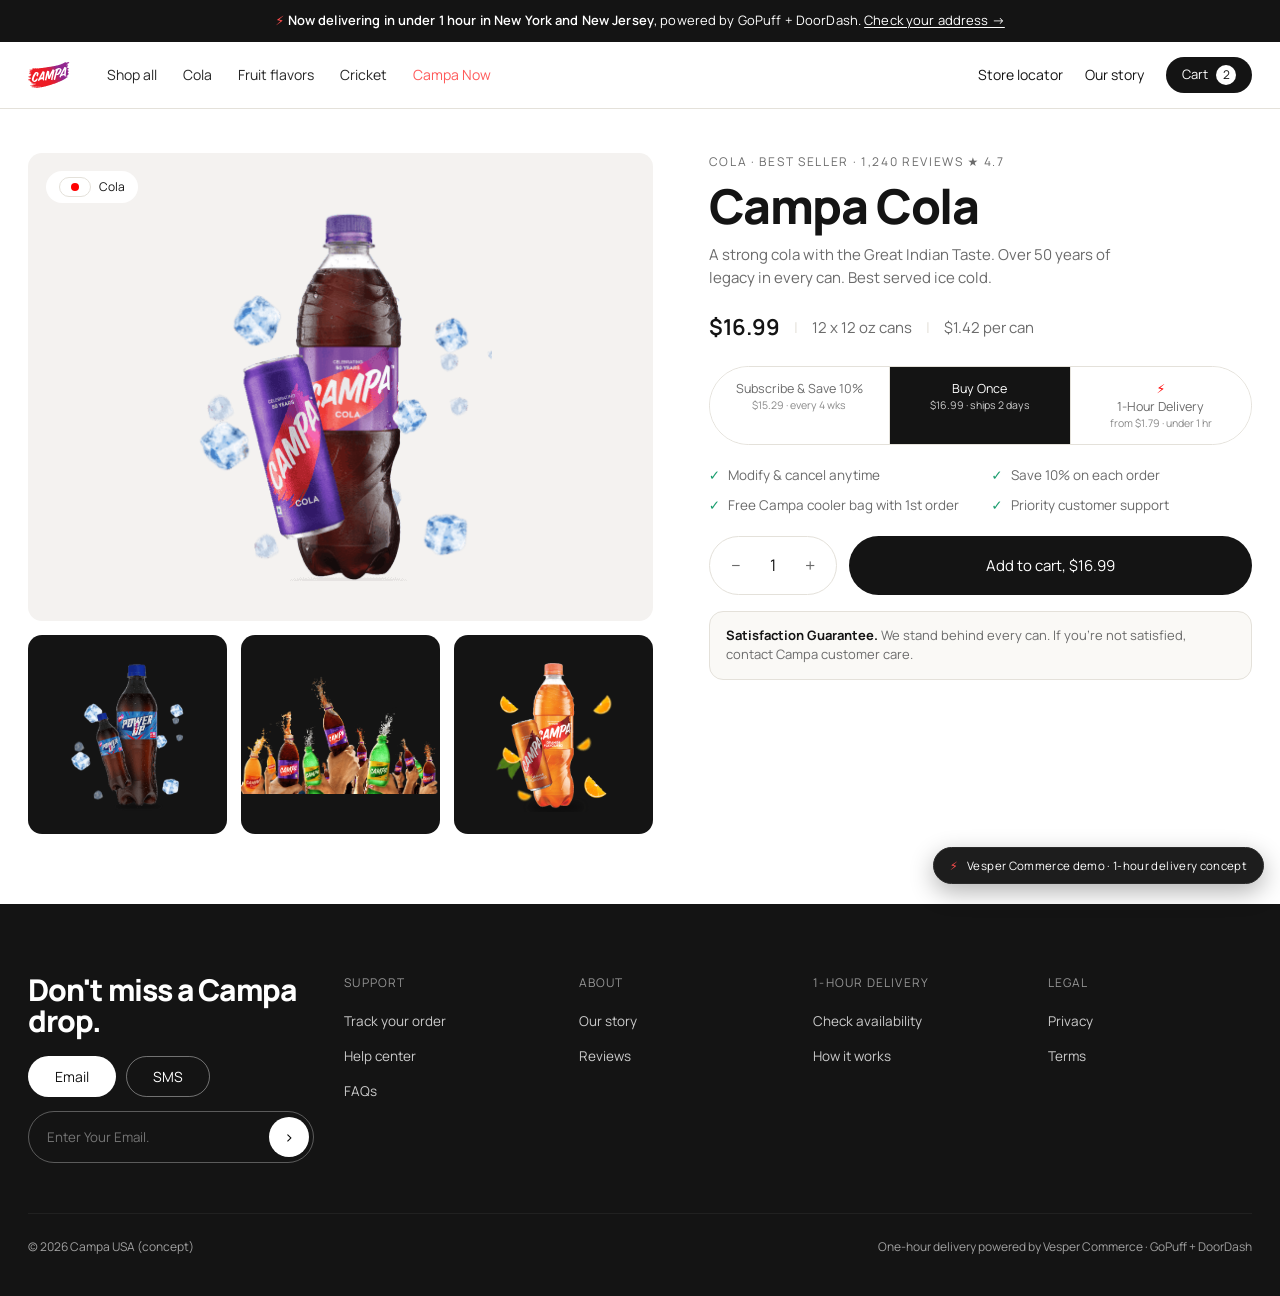
<file: product.html>
<!doctype html>
<html lang="en">
<head>
<meta charset="utf-8" />
<meta name="viewport" content="width=device-width, initial-scale=1" />
<title>Campa Cola 12-Pack | Campa USA</title>
<link rel="preconnect" href="https://fonts.googleapis.com" />
<link rel="preconnect" href="https://fonts.gstatic.com" crossorigin />
<link href="https://fonts.googleapis.com/css2?family=Manrope:wght@400;500;600;700;800&display=swap" rel="stylesheet" />
<link rel="stylesheet" href="styles.css" />
<link rel="icon" href="assets/logo.svg" />
</head>
<body>

<div class="announce">
  <span class="bolt">⚡</span> <b>Now delivering in under 1 hour in New York and New Jersey</b>, powered by GoPuff + DoorDash. <a href="#onehr">Check your address →</a>
</div>

<!-- light header on PDP, like Campa -->
<header class="header light">
  <nav class="nav">
    <a class="brand" href="index.html"><img src="assets/logo.svg" alt="Campa" /></a>
    <div class="nav-links">
      <a href="index.html#shop">Shop all</a>
      <a href="index.html#shop">Cola</a>
      <a href="index.html#shop">Fruit flavors</a>
      <a href="index.html#shop">Cricket</a>
      <a href="campa-now.html" style="color:#ff4d4d">Campa Now</a>
    </div>
    <div class="nav-right">
      <a class="hide-sm" href="#">Store locator</a>
      <a class="hide-sm" href="#">Our story</a>
      <button class="hamburger" onclick="openMenu()" aria-label="Open menu"><svg viewBox="0 0 24 24" fill="none" stroke="currentColor" stroke-width="2" stroke-linecap="round"><line x1="3" y1="6" x2="21" y2="6"/><line x1="3" y1="12" x2="21" y2="12"/><line x1="3" y1="18" x2="21" y2="18"/></svg></button>
      <a href="checkout.html" class="cart-pill" onclick="event.preventDefault();openCart()">Cart <span class="cart-count" id="cartCount">2</span></a>
    </div>
  </nav>
</header>

<div class="wrap">
  <div class="pdp">
    <!-- media -->
    <div class="pdp-media">
      <div class="main">
        <div class="line-flag"><span class="tag line gold"><span class="dot"></span></span> Cola</div>
        <img src="assets/cola.png" alt="Campa Cola" />
      </div>
      <div class="thumbs">
        <div><img src="assets/powerup.png" alt="" /></div>
        <div><img src="assets/bottles-crop.png" alt="" style="max-height:100%;object-fit:cover;width:100%" /></div>
        <div><img src="assets/orange.png" alt="" /></div>
      </div>
    </div>

    <!-- info -->
    <div class="pdp-info">
      <div class="eyebrow" style="margin-bottom:10px">Cola · Best seller · 1,240 reviews ★ 4.7</div>
      <h1 class="serif">Campa Cola</h1>
      <p class="desc">A strong cola with the Great Indian Taste. Over 50 years of legacy in every can. Best served ice cold.</p>

      <div class="price-line">
        <span class="p">$16.99</span>
        <span class="sep">|</span>
        <span class="muted">12 x 12 oz cans</span>
        <span class="sep">|</span>
        <span class="muted">$1.42 per can</span>
      </div>

      <!-- purchase modes: Subscribe / Buy Once / 1-Hour Delivery -->
      <div class="buy-modes" id="buyModes">
        <button class="buy-mode" data-mode="subscribe" onclick="setMode('subscribe')">Subscribe &amp; Save 10%<small>$15.29 · every 4 wks</small></button>
        <button class="buy-mode active" data-mode="once" onclick="setMode('once')">Buy Once<small>$16.99 · ships 2 days</small></button>
        <button class="buy-mode onehr" data-mode="onehr" onclick="setMode('onehr')"><span class="bolt">⚡</span> 1-Hour Delivery<small>from $1.79 · under 1 hr</small></button>
      </div>

      <!-- default (subscribe/once) benefits -->
      <div class="benefits" id="stdBenefits">
        <div><span class="tick">✓</span> Modify &amp; cancel anytime</div>
        <div><span class="tick">✓</span> Save 10% on each order</div>
        <div><span class="tick">✓</span> Free Campa cooler bag with 1st order</div>
        <div><span class="tick">✓</span> Priority customer support</div>
      </div>

      <!-- 1-hour module, shown when 1-hour mode selected -->
      <div class="onehr-module" id="onehrModule" style="display:none">
        <div class="top">
          <div class="t"><span class="bolt">⚡</span> Need it today? Get it in about an hour.</div>
          <div class="retailer-chips">
            <span class="chip"><img class="logo" src="assets/gopuff-icon.png" alt="GoPuff" /> Gopuff</span>
            <span class="chip"><img class="logo" src="assets/doordash-icon.svg" alt="DoorDash" /> DoorDash</span>
          </div>
        </div>
        <div class="sub">Delivered from a GoPuff or DoorDash near you. Choose a delivery-only size below, perfect for trying Campa today.</div>
        <div class="addr-field">
          <span aria-hidden="true">📍</span>
          <input id="pdpAddr" type="text" placeholder="123 Main St, New York, NY" />
          <button class="btn btn-dark" onclick="pdpCheck()">Check</button>
        </div>
        <div id="pdpAvail" style="display:none">
          <div class="avail-head" style="margin-top:18px;color:#7ee0c0"><span>✓</span> In stock near you · delivered in ~52 min</div>
          <div class="mini-prod"><img src="assets/cola.png" alt=""/><div class="info"><div class="name">Single can (trial)</div><div class="meta">1 can · $1.79</div></div><button class="mini-add" onclick="addToCart()">Add</button></div>
          <div class="mini-prod"><img src="assets/cola.png" alt=""/><div class="info"><div class="name">6-pack</div><div class="meta">6 cans · $8.99</div></div><button class="mini-add" onclick="addToCart()">Add</button></div>
          <a href="checkout.html" class="btn btn-white btn-block" style="margin-top:14px">Check out · 1-hour delivery →</a>
        </div>
        <div class="pill-note">Order &amp; customer data stay in Campa's own store, routed to the nearest stocked store automatically.</div>
      </div>

      <!-- qty + add -->
      <div class="qty-row" id="stdBuyRow">
        <div class="qty"><button onclick="qty(-1)">−</button><span id="qtyVal">1</span><button onclick="qty(1)">+</button></div>
        <button class="btn btn-dark add-cta btn-lg" id="addBtn" onclick="addToCart()">Add to cart, $16.99</button>
      </div>

      <div class="guarantee"><b>Satisfaction Guarantee.</b> We stand behind every can. If you're not satisfied, contact Campa customer care.</div>
    </div>
  </div>
</div>

<footer class="footer">
  <div class="wrap">
    <div class="top">
      <div class="updates">
        <h3 class="serif">Don't miss a Campa drop.</h3>
        <div class="toggle"><button class="btn btn-white">Email</button><button class="btn btn-outline" style="color:#fff">SMS</button></div>
        <div class="subscribe"><input placeholder="Enter Your Email." /><button>›</button></div>
      </div>
      <div><div class="colhead">Support</div><ul><li><a href="#">Track your order</a></li><li><a href="#">Help center</a></li><li><a href="#">FAQs</a></li></ul></div>
      <div><div class="colhead">About</div><ul><li><a href="#">Our story</a></li><li><a href="#">Reviews</a></li></ul></div>
      <div><div class="colhead">1-Hour Delivery</div><ul><li><a href="index.html#onehour">Check availability</a></li><li><a href="index.html#onehour">How it works</a></li></ul></div>
      <div><div class="colhead">Legal</div><ul><li><a href="#">Privacy</a></li><li><a href="#">Terms</a></li></ul></div>
    </div>
    <div class="base"><span>© 2026 Campa USA (concept)</span><span>One-hour delivery powered by Vesper Commerce · GoPuff + DoorDash</span></div>
  </div>
</footer>

<div class="demo-ribbon"><span class="bolt">⚡</span> Vesper Commerce demo · 1-hour delivery concept</div>

<script src="app.js"></script>
</body>
</html>
</file>
<file: styles.css>
/* Campa USA (concept) x Vesper Commerce - 1-Hour Delivery Mockup
   Font: Manrope for all roles. Palette: #141414 / white / #FF0000 */

:root {
  --black: #141414;
  --ink: #141414;
  --white: #ffffff;
  --offwhite: #f4f2f0;      /* product panel bg */
  --paper: #faf9f6;
  --line: #e4e1da;
  --line-dark: #2a2a2a;
  --gray: #6b6b6b;
  --gray-2: #8a8a8a;
  --gold: #ff0000;
  --gopuff: #009f8f;        /* GoPuff teal */
  --doordash: #eb1700;      /* DoorDash red */
  --radius-pill: 999px;
  --radius: 14px;
  --serif: "Manrope", system-ui, -apple-system, sans-serif;
  --sans: "Manrope", system-ui, -apple-system, sans-serif;
  --mono: "Manrope", system-ui, -apple-system, sans-serif;
  --maxw: 1280px;
}

* { box-sizing: border-box; }

html { scroll-behavior: smooth; }

body {
  margin: 0;
  font-family: var(--sans);
  color: var(--ink);
  background: var(--white);
  -webkit-font-smoothing: antialiased;
  line-height: 1.5;
}

img { max-width: 100%; display: block; }
a { color: inherit; text-decoration: none; }
button { font-family: inherit; cursor: pointer; }

h1, h2, h3, .serif {
  font-family: var(--serif);
  font-weight: 800;
  letter-spacing: -0.03em;
  line-height: 1.04;
  margin: 0;
}

.wrap { max-width: var(--maxw); margin: 0 auto; padding: 0 28px; }

/* ---------- Announcement bar ---------- */
.announce {
  background: var(--black);
  color: var(--white);
  font-size: 13px;
  letter-spacing: 0.01em;
  text-align: center;
  padding: 11px 16px;
  position: relative;
  z-index: 60;
}
.announce b { font-weight: 600; }
.announce .bolt { color: #ff4d4d; }
.announce a { text-decoration: underline; text-underline-offset: 2px; }

/* ---------- Header / nav ---------- */
.header {
  background: var(--black);
  color: var(--white);
  position: sticky;
  top: 0;
  z-index: 50;
  border-bottom: 1px solid var(--line-dark);
}
.header.light {
  background: var(--white);
  color: var(--ink);
  border-bottom: 1px solid var(--line);
}
.nav {
  display: flex;
  align-items: center;
  gap: 34px;
  height: 66px;
  max-width: var(--maxw);
  margin: 0 auto;
  padding: 0 28px;
}
.brand img { height: 26px; width: auto; }
.nav-links { display: flex; gap: 26px; font-size: 14px; }
.nav-links a { opacity: 0.92; }
.nav-links a:hover { opacity: 1; }
.nav-right { margin-left: auto; display: flex; align-items: center; gap: 22px; font-size: 14px; }
.nav-right .ico { width: 20px; height: 20px; opacity: 0.9; }
.cart-pill {
  background: var(--white);
  color: var(--black);
  border-radius: var(--radius-pill);
  padding: 8px 16px;
  font-family: var(--mono);
  font-size: 13px;
  display: inline-flex;
  gap: 8px;
  align-items: center;
  border: none;
}
.header.light .cart-pill { background: var(--black); color: var(--white); }
.cart-count {
  background: var(--black); color: var(--white);
  border-radius: var(--radius-pill);
  min-width: 20px; height: 20px; padding: 0 5px;
  display: inline-flex; align-items: center; justify-content: center;
  font-size: 12px;
}
.header.light .cart-count { background: var(--white); color: var(--black); }

/* ---------- Hamburger + mobile menu ---------- */
.hamburger {
  display: none; width: 40px; height: 40px; align-items: center; justify-content: center;
  background: transparent; border: 0; color: inherit; padding: 0;
}
.hamburger svg { width: 24px; height: 24px; }

.menu-overlay { position: fixed; inset: 0; background: rgba(0,0,0,.45); z-index: 110; opacity: 0; visibility: hidden; transition: opacity .3s ease, visibility .3s ease; }
.menu-overlay.open { opacity: 1; visibility: visible; }
.mobile-menu {
  position: fixed; top: 0; left: 0; height: 100%; width: 320px; max-width: 86vw;
  background: var(--black); color: #fff; z-index: 111;
  transform: translateX(-100%); transition: transform .32s cubic-bezier(.4,0,.2,1);
  display: flex; flex-direction: column;
}
.mobile-menu.open { transform: translateX(0); }
.mm-head { display: flex; align-items: center; justify-content: space-between; padding: 20px 22px; border-bottom: 1px solid var(--line-dark); }
.mm-head img { height: 24px; width: auto; }
.mm-close { background: transparent; border: 1px solid var(--line-dark); border-radius: 8px; color: #fff; font-size: 16px; width: 40px; height: 40px; display: flex; align-items: center; justify-content: center; }
.mm-links { display: flex; flex-direction: column; padding: 16px 0 6px; }
.mm-links a { font-family: var(--serif); font-size: 27px; line-height: 1; padding: 13px 24px; color: #fff; letter-spacing: -.01em; }
.mm-links a.active { color: #ff4d4d; }
.mm-sub { margin-top: auto; border-top: 1px solid var(--line-dark); padding: 18px 24px; display: flex; flex-direction: column; gap: 14px; }
.mm-sub a { font-family: var(--sans); font-size: 14px; color: rgba(255,255,255,.8); }
.mm-cta { margin: 6px 24px 26px; }

@media (max-width: 620px) { .hamburger { display: inline-flex; } }

/* ---------- Buttons ---------- */
.btn {
  display: inline-flex; align-items: center; justify-content: center; gap: 10px;
  font-family: var(--mono);
  font-size: 14px;
  border-radius: var(--radius-pill);
  padding: 15px 30px;
  border: 1px solid transparent;
  transition: transform .08s ease, opacity .15s ease, background .15s ease;
  white-space: nowrap;
}
.btn:active { transform: translateY(1px); }
.btn-white { background: var(--white); color: var(--black); }
.btn-white:hover { opacity: .88; }
.btn-dark { background: var(--black); color: var(--white); }
.btn-dark:hover { opacity: .9; }
.btn-outline { background: transparent; border-color: currentColor; }
.btn-block { width: 100%; }
.btn-lg { padding: 18px 34px; font-size: 15px; }

/* ---------- Hero ---------- */
.hero {
  position: relative;
  background: var(--black);
  color: var(--white);
  min-height: 620px;
  display: flex;
  align-items: center;
  overflow: hidden;
}
.hero-media {
  position: absolute; inset: 0;
  background-size: cover;
  background-position: center;
  opacity: 0.92;
}
.hero-media::after {
  content: "";
  position: absolute; inset: 0;
  background: linear-gradient(90deg, rgba(0,0,0,.85) 0%, rgba(0,0,0,.55) 40%, rgba(0,0,0,.15) 100%);
}
.hero-inner { position: relative; z-index: 2; padding: 60px 0; }
.hero h1 { font-size: clamp(46px, 6vw, 82px); max-width: 640px; }
.hero .sub { margin-top: 18px; font-size: 16px; opacity: .85; max-width: 420px; }
.hero-cta { margin-top: 30px; display: flex; gap: 14px; flex-wrap: wrap; }

/* eyebrow / labels */
.eyebrow {
  font-family: var(--mono);
  font-size: 12px;
  letter-spacing: 0.14em;
  text-transform: uppercase;
  color: var(--gray);
}
.hero .eyebrow { color: rgba(255,255,255,.7); }

/* ---------- 1-hour delivery pieces ---------- */
.delivery-badge {
  display: inline-flex; align-items: center; gap: 9px;
  font-family: var(--mono);
  font-size: 12px;
  letter-spacing: 0.04em;
  padding: 8px 14px;
  border-radius: var(--radius-pill);
  border: 1px solid rgba(255,255,255,.35);
  background: rgba(255,255,255,.06);
  backdrop-filter: blur(4px);
}
.delivery-badge .bolt { color: #ff4d4d; }
.header.light .delivery-badge, .on-light .delivery-badge {
  border-color: var(--line); background: var(--paper); color: var(--ink);
}

.retailer-chips { display: inline-flex; gap: 10px; align-items: center; flex-wrap: wrap; }
.chip {
  display: inline-flex; align-items: center; gap: 9px;
  font-family: var(--sans); font-size: 14px; font-weight: 600;
  border-radius: var(--radius-pill);
  padding: 7px 15px 7px 9px;
  background: var(--white); color: var(--ink);
  border: 1px solid rgba(0,0,0,.08);
  box-shadow: 0 1px 3px rgba(0,0,0,.08);
  letter-spacing: 0;
  line-height: 1;
}
.chip .logo { width: 22px; height: 22px; border-radius: 6px; object-fit: contain; flex: none; display: block; }
.chip-outline {
  background: transparent; color: inherit;
  border: 1px solid rgba(128,128,128,.4);
}

/* The signature 1-hour delivery band */
.delivery-band {
  background: var(--black);
  color: var(--white);
  padding: 74px 0;
}
.delivery-band .grid {
  display: grid; grid-template-columns: 1.05fr 1fr; gap: 60px; align-items: center;
}
.delivery-band h2 { font-size: clamp(34px, 4.4vw, 56px); max-width: 520px; }
.delivery-band .lede { margin-top: 18px; font-size: 16px; opacity: .8; max-width: 460px; }

.addr-card {
  background: #141414;
  border: 1px solid var(--line-dark);
  border-radius: 20px;
  padding: 28px;
}
.addr-card .row-top {
  display: flex; align-items: center; justify-content: space-between; margin-bottom: 18px;
}
.addr-field {
  display: flex; gap: 10px; align-items: center;
  background: var(--white); color: var(--ink);
  border-radius: var(--radius-pill);
  padding: 6px 6px 6px 18px;
}
.addr-field input {
  border: 0; outline: 0; flex: 1; min-width: 0; font-family: var(--sans); font-size: 15px; background: transparent;
  padding: 12px 0;
}
.addr-field .btn { padding: 13px 22px; }
.addr-note { margin-top: 14px; font-size: 12.5px; opacity: .6; font-family: var(--mono); letter-spacing: .02em; }

/* availability result (hidden until "check") */
.avail-result { display: none; margin-top: 22px; }
.avail-result.show { display: block; animation: fade .3s ease; }
@keyframes fade { from { opacity: 0; transform: translateY(6px);} to {opacity:1; transform:none;} }
.avail-head {
  display: flex; align-items: center; gap: 10px;
  font-family: var(--mono); font-size: 13px; letter-spacing: .04em;
  color: #7ee0c0; margin-bottom: 14px;
}
.mini-prod {
  display: flex; align-items: center; gap: 14px;
  padding: 12px 0; border-top: 1px solid var(--line-dark);
}
.mini-prod img { width: 52px; height: 52px; object-fit: contain; background: #1e1e1e; border-radius: 10px; padding: 4px; }
.mini-prod .info { flex: 1; }
.mini-prod .info .name { font-size: 14px; font-weight: 600; }
.mini-prod .info .meta { font-size: 12px; opacity: .6; }
.mini-add {
  background: var(--white); color: var(--black); border: 0;
  border-radius: var(--radius-pill); padding: 8px 16px;
  font-family: var(--mono); font-size: 12px;
}

/* ---------- How it works ---------- */
.how { padding: 84px 0; background: var(--paper); }
.how .steps { display: grid; grid-template-columns: repeat(4, 1fr); gap: 20px; margin-top: 44px; }
.step {
  background: var(--white); border: 1px solid var(--line);
  border-radius: var(--radius); padding: 26px;
}
.step .num { font-family: var(--mono); font-size: 12px; color: var(--gray); }
.step .icon { font-size: 26px; margin: 6px 0 14px; }
.step h3 { font-family: var(--sans); font-weight: 650; font-size: 16px; letter-spacing: 0; }
.step p { color: var(--gray); font-size: 14px; margin: 8px 0 0; }
.how .assurance {
  margin-top: 24px; display: flex; gap: 26px; flex-wrap: wrap;
  font-family: var(--mono); font-size: 12.5px; color: var(--gray); letter-spacing: .02em;
}
.how .assurance span { display: inline-flex; gap: 8px; align-items: center; }
.tick { color: #1a9d6e; font-weight: 700; }

/* ---------- Section heading ---------- */
.section { padding: 78px 0; }
.section-head { display: flex; align-items: flex-end; justify-content: space-between; gap: 20px; margin-bottom: 36px; }
.section-head h2 { font-size: clamp(32px, 4vw, 50px); }
.section-head p { color: var(--gray); max-width: 420px; margin: 8px 0 0; }

/* ---------- Product grid ---------- */
.prod-grid { display: grid; grid-template-columns: repeat(3, 1fr); gap: 22px; }
.card {
  border: 1px solid var(--line); border-radius: var(--radius);
  overflow: hidden; background: var(--white);
  transition: box-shadow .2s ease, transform .2s ease;
  display: flex; flex-direction: column;
}
.card:hover { box-shadow: 0 12px 30px rgba(0,0,0,.08); transform: translateY(-3px); }
.card .thumb {
  position: relative; background: var(--offwhite);
  aspect-ratio: 1/1; display: flex; align-items: center; justify-content: center; padding: 22px;
}
.card .thumb img { max-height: 100%; object-fit: contain; }
.card .badges { position: absolute; top: 14px; left: 14px; display: flex; flex-direction: column; gap: 8px; align-items: flex-start; }
.tag {
  font-family: var(--mono); font-size: 11px; letter-spacing: .03em;
  padding: 5px 11px; border-radius: var(--radius-pill); background: var(--white); border: 1px solid var(--line);
}
.tag.line { display: inline-flex; gap: 7px; align-items: center; }
.tag.line .dot { width: 8px; height: 8px; border-radius: 50%; }
.tag.gold .dot { background: var(--gold); }
.tag.bronze .dot { background: #7c5a34; }
.tag.status { background: var(--black); color: var(--white); border-color: var(--black); }
.tag.onehr { background: #fff7e6; border-color: #f0d79a; color: #7a5a12; }
.card .body { padding: 18px 18px 22px; display: flex; flex-direction: column; flex: 1; }
.card .line-label { font-family: var(--mono); font-size: 11px; letter-spacing: .1em; text-transform: uppercase; color: var(--gray); }
.card h3 { font-family: var(--sans); font-weight: 650; font-size: 17px; letter-spacing: 0; margin: 6px 0 0; }
.card .stats { display: flex; gap: 14px; margin: 12px 0; font-size: 12px; color: var(--gray); font-family: var(--mono); }
.card .stats b { color: var(--ink); font-weight: 700; }
.card .rating { font-size: 12.5px; color: var(--gray); margin-top: 2px; }
.card .foot { margin-top: auto; display: flex; align-items: center; justify-content: space-between; padding-top: 14px; }
.card .price { font-size: 17px; font-weight: 600; }
.card .add { font-family: var(--mono); font-size: 13px; padding: 10px 18px; border-radius: var(--radius-pill); background: var(--black); color: var(--white); border: 0; }

/* ---------- Value / comparison strip ---------- */
.value-strip { background: var(--offwhite); padding: 70px 0; }
.value-grid { display: grid; grid-template-columns: repeat(3, 1fr); gap: 40px; text-align: center; }
.value-grid .big { font-family: var(--serif); font-size: 54px; line-height: 1; }
.value-grid p { color: var(--gray); margin-top: 10px; font-size: 14px; }

/* ---------- Product detail page ---------- */
.pdp { display: grid; grid-template-columns: minmax(0,1.15fr) minmax(0,1fr); gap: 56px; padding: 44px 0 70px; }
.pdp-media .main {
  background: var(--offwhite); border-radius: var(--radius);
  aspect-ratio: 4/3; display: flex; align-items: center; justify-content: center; padding: 40px;
  position: relative;
}
.pdp-media .main img { max-height: 100%; object-fit: contain; }
.pdp-media .line-flag {
  position: absolute; top: 18px; left: 18px;
  font-family: var(--mono); font-size: 12px; padding: 6px 13px; border-radius: var(--radius-pill);
  background: var(--white); display: inline-flex; gap: 8px; align-items: center;
}
.pdp-media .thumbs { display: grid; grid-template-columns: repeat(3, 1fr); gap: 14px; margin-top: 14px; }
.pdp-media .thumbs div { background: var(--black); border-radius: var(--radius); aspect-ratio: 1/1; display:flex;align-items:center;justify-content:center; overflow:hidden;}
.pdp-media .thumbs img { max-height: 78%; object-fit: contain; }

.pdp-info h1 { font-size: clamp(34px, 4vw, 48px); }
.pdp-info .desc { color: var(--gray); margin: 14px 0 0; font-size: 15px; max-width: 440px; }
.price-line { display: flex; align-items: center; gap: 14px; margin: 22px 0; font-size: 15px; }
.price-line .p { font-size: 22px; font-weight: 650; }
.price-line .sep { color: var(--line); }
.price-line .muted { color: var(--gray); }

/* purchase mode toggle */
.buy-modes { display: grid; grid-template-columns: 1fr 1fr 1fr; gap: 0; border: 1px solid var(--line); border-radius: var(--radius-pill); overflow: hidden; margin-bottom: 8px; }
.buy-mode {
  padding: 14px 10px; text-align: center; font-family: var(--mono); font-size: 12.5px;
  background: var(--white); border: 0; border-right: 1px solid var(--line); color: var(--gray);
  display: flex; flex-direction: column; gap: 3px; align-items: center; line-height: 1.2;
}
.buy-mode:last-child { border-right: 0; }
.buy-mode small { font-size: 10.5px; opacity: .8; }
.buy-mode.active { background: var(--black); color: var(--white); }
.buy-mode.active.onehr { background: #1b1b1b; box-shadow: inset 0 0 0 2px #ff4d4d; }
.buy-mode .bolt { color: #ff0000; }
.buy-mode.active .bolt { color: #ff4d4d; }

.benefits { display: grid; grid-template-columns: 1fr 1fr; gap: 10px 22px; margin: 20px 0; }
.benefits div { font-size: 13.5px; color: var(--gray); display: flex; gap: 8px; }

.qty-row { display: flex; gap: 12px; align-items: stretch; margin-top: 18px; }
.qty { display: flex; align-items: center; border: 1px solid var(--line); border-radius: var(--radius-pill); padding: 0 6px; }
.qty button { width: 40px; height: 52px; border: 0; background: transparent; font-size: 18px; color: var(--gray); }
.qty span { min-width: 34px; text-align: center; font-family: var(--mono); }
.add-cta { flex: 1; }

.guarantee { margin-top: 16px; background: var(--paper); border: 1px solid var(--line); border-radius: var(--radius); padding: 14px 16px; font-size: 13px; color: var(--gray); }
.guarantee b { color: var(--ink); }

/* the PDP 1-hour delivery module */
.onehr-module {
  margin: 22px 0; border: 1px solid var(--line); border-radius: var(--radius);
  background: linear-gradient(180deg,#0c0c0c,#151515); color: var(--white); padding: 22px;
}
.onehr-module .top { display: flex; align-items: center; justify-content: space-between; gap: 12px; margin-bottom: 14px; }
.onehr-module .top .t { font-family: var(--sans); font-weight: 650; font-size: 15px; display: flex; gap: 9px; align-items: center; }
.onehr-module .top .bolt { color: #ff4d4d; }
.onehr-module .sub { font-size: 13px; opacity: .75; margin-bottom: 14px; }
.onehr-module .addr-field { background: var(--white); }
.onehr-module .pill-note { margin-top: 12px; font-family: var(--mono); font-size: 11.5px; opacity: .6; }

/* ---------- Checkout ---------- */
.checkout { display: grid; grid-template-columns: minmax(0,1.3fr) minmax(0,1fr); gap: 0; min-height: 100vh; }
.co-left { padding: 46px clamp(24px, 5vw, 80px); min-width: 0; }
.co-left .inner { max-width: 560px; margin-left: auto; }
.co-right { background: var(--offwhite); padding: 46px clamp(24px, 4vw, 56px); border-left: 1px solid var(--line); min-width: 0; }
.co-right .inner { max-width: 460px; }
.co-logo img { height: 30px; }
.co-section-title { font-family: var(--sans); font-weight: 650; font-size: 17px; margin: 30px 0 14px; }
.co-field { width: 100%; border: 1px solid var(--line); border-radius: 10px; padding: 15px 16px; font-family: var(--sans); font-size: 15px; margin-bottom: 12px; }
.co-row { display: grid; grid-template-columns: 1fr 1fr; gap: 12px; }
.co-row .co-field { margin-bottom: 12px; }

.ship-method { border: 1px solid var(--line); border-radius: 12px; overflow: hidden; margin: 6px 0 8px; }
.ship-opt {
  display: flex; align-items: center; gap: 14px; padding: 18px 18px; cursor: pointer;
  border-bottom: 1px solid var(--line); background: var(--white);
}
.ship-opt:last-child { border-bottom: 0; }
.ship-opt.selected { background: #fff5f5; box-shadow: inset 3px 0 0 #ffcf4a; }
.ship-opt .radio { width: 20px; height: 20px; border-radius: 50%; border: 2px solid var(--line); flex: none; position: relative; }
.ship-opt.selected .radio { border-color: #ff0000; }
.ship-opt.selected .radio::after { content:""; position: absolute; inset: 3px; background: #ff0000; border-radius: 50%; }
.ship-opt .ret { width: 34px; height: 34px; border-radius: 9px; display: flex; align-items: center; justify-content: center; color: #fff; font-family: var(--mono); font-weight: 700; font-size: 10px; flex: none; }
.ship-opt .ret.gopuff { background: var(--gopuff); }
.ship-opt .ret.doordash { background: var(--doordash); }
.ship-opt .ret.std { background: var(--ink); }
.ship-opt .txt { flex: 1; }
.ship-opt .txt .n { font-weight: 600; font-size: 14.5px; }
.ship-opt .txt .d { font-size: 12.5px; color: var(--gray); }
.ship-opt .amt { font-weight: 650; font-size: 14.5px; }

.co-note { font-family: var(--mono); font-size: 11.5px; line-height: 1.6; color: var(--gray); background: var(--paper); border: 1px dashed var(--line); border-radius: 10px; padding: 12px 14px; margin: 6px 0 0; display: flex; align-items: flex-start; gap: 9px; }
.co-note b { color: var(--ink); font-weight: 700; }

/* order summary */
.os-item { display: flex; gap: 14px; align-items: center; padding: 14px 0; border-bottom: 1px solid var(--line); }
.os-item .im { width: 62px; height: 62px; background: var(--white); border: 1px solid var(--line); border-radius: 10px; position: relative; display:flex;align-items:center;justify-content:center; padding: 6px; }
.os-item .im img { max-height: 100%; object-fit: contain; }
.os-item .im .q { position: absolute; top: -8px; right: -8px; background: var(--gray); color: #fff; width: 22px; height: 22px; border-radius: 50%; font-size: 12px; display:flex;align-items:center;justify-content:center; }
.os-item .nm { flex: 1; }
.os-item .nm .t { font-size: 14px; font-weight: 600; }
.os-item .nm .s { font-size: 12px; color: var(--gray); }
.os-item .pr { font-weight: 600; font-size: 14px; }
.os-line { display: flex; justify-content: space-between; padding: 8px 0; font-size: 14px; }
.os-line.total { font-size: 20px; font-weight: 650; border-top: 1px solid var(--line); margin-top: 8px; padding-top: 16px; }
.os-line .muted { color: var(--gray); }
.eta-badge { display: inline-flex; align-items: center; gap: 8px; background: var(--black); color: #fff; border-radius: var(--radius-pill); padding: 8px 15px; font-family: var(--mono); font-size: 12px; margin: 14px 0; }
.eta-badge .bolt { color: #ff4d4d; }

/* ---------- David Now (on-demand collection page) ---------- */
.now-hero {
  background: var(--black); color: var(--white);
  padding: 70px 0 60px;
  border-bottom: 1px solid var(--line-dark);
}
.now-hero .grid { display: grid; grid-template-columns: 1.1fr .9fr; gap: 48px; align-items: center; }
.now-hero .eyebrow { color: rgba(255,255,255,.6); }
.now-hero h1 { font-size: clamp(48px, 7vw, 92px); margin: 14px 0 0; line-height: .98; }
.now-hero .kick { font-family: var(--mono); font-size: 13px; letter-spacing: .1em; text-transform: uppercase; color: #ff4d4d; margin-bottom: 6px; }
.now-hero .facts { margin-top: 26px; display: flex; flex-direction: column; gap: 12px; }
.now-hero .facts div { display: flex; gap: 12px; align-items: center; font-size: 15px; opacity: .9; }
.now-hero .facts .k { font-family: var(--mono); font-size: 12px; letter-spacing: .04em; color: rgba(255,255,255,.5); min-width: 118px; text-transform: uppercase; }
.now-hero .chips-row { margin-top: 26px; }
.now-visual {
  background: radial-gradient(120% 120% at 70% 20%, #232323 0%, #0e0e0e 70%);
  border: 1px solid var(--line-dark); border-radius: 22px;
  aspect-ratio: 4/3; display: flex; align-items: center; justify-content: center; position: relative; overflow: hidden;
}
.now-visual img { max-height: 74%; object-fit: contain; filter: drop-shadow(0 30px 50px rgba(0,0,0,.5)); }
.now-visual .float-badge {
  position: absolute; top: 20px; right: 20px;
  background: rgba(255,255,255,.08); border: 1px solid rgba(255,255,255,.25); backdrop-filter: blur(6px);
  border-radius: var(--radius-pill); padding: 9px 16px; font-family: var(--mono); font-size: 12px; letter-spacing: .04em;
}
.now-visual .float-badge .bolt { color: #ff4d4d; }

/* address bar */
.now-addrbar { background: var(--paper); border-bottom: 1px solid var(--line); padding: 24px 0; position: sticky; top: 66px; z-index: 30; }
.now-addrbar .inner { display: flex; gap: 16px; align-items: center; flex-wrap: wrap; }
.now-addrbar .lbl { font-family: var(--mono); font-size: 12px; letter-spacing: .06em; text-transform: uppercase; color: var(--gray); }
.now-addrbar .field {
  flex: 1; min-width: 280px; display: flex; gap: 10px; align-items: center;
  background: var(--white); border: 1px solid var(--line); border-radius: var(--radius-pill); padding: 6px 6px 6px 18px;
}
.now-addrbar .field input { flex: 1; min-width: 0; border: 0; outline: 0; font-family: var(--sans); font-size: 15px; padding: 12px 0; background: transparent; }
.now-addr-state { display: none; font-family: var(--mono); font-size: 12.5px; color: #1a9d6e; letter-spacing: .02em; }
.now-addr-state.show { display: inline-flex; gap: 8px; align-items: center; }

/* grid */
.now-section { padding: 46px 0 84px; }
.now-gridwrap { position: relative; }
.now-gridwrap.show { animation: fade .35s ease; }
.now-grid { display: grid; grid-template-columns: repeat(4, 1fr); gap: 22px; }
.now-card { border: 1px solid var(--line); border-radius: var(--radius); overflow: hidden; background: var(--white); display: flex; flex-direction: column; transition: box-shadow .2s ease, transform .2s ease; }
.now-card:hover { box-shadow: 0 12px 30px rgba(0,0,0,.08); transform: translateY(-3px); }
.now-thumb { position: relative; background: var(--offwhite); aspect-ratio: 1/1; display: flex; align-items: center; justify-content: center; padding: 20px; }
.now-thumb img { max-height: 100%; object-fit: contain; }
.now-add {
  position: absolute; top: 14px; left: 14px; z-index: 2;
  background: var(--black); color: var(--white); border: 0;
  width: 56px; height: 56px; border-radius: 50%;
  font-family: var(--mono); font-size: 13px; letter-spacing: .02em;
  box-shadow: 0 6px 16px rgba(0,0,0,.22); transition: transform .1s ease, background .15s ease;
}
.now-add:hover { transform: scale(1.06); }
.now-add:active { transform: scale(.96); }
.now-protein {
  position: absolute; top: 16px; right: 16px; text-align: right;
  font-family: var(--serif); font-size: 30px; line-height: .85; color: var(--ink);
}
.now-protein small { display: block; font-family: var(--mono); font-size: 9px; letter-spacing: .08em; text-transform: uppercase; color: var(--gray); margin-top: 3px; }
.now-body { padding: 16px 18px 20px; display: flex; flex-direction: column; flex: 1; }
.now-format { font-family: var(--mono); font-size: 11px; letter-spacing: .04em; color: var(--gray); display: flex; align-items: center; gap: 8px; }
.now-format .tag.line { padding: 4px 9px; font-size: 10px; }
.now-body h3 { font-family: var(--sans); font-weight: 650; font-size: 15.5px; letter-spacing: 0; margin: 9px 0 0; line-height: 1.25; }
.now-foot { margin-top: auto; padding-top: 14px; display: flex; align-items: center; justify-content: space-between; }
.now-size { font-family: var(--mono); font-size: 12px; color: var(--gray); }
.now-price { font-size: 17px; font-weight: 650; }

.now-disclaimer { text-align: center; font-family: var(--mono); font-size: 12px; color: var(--gray); margin-top: 34px; letter-spacing: .02em; }

/* 3-up reassurance steps used on David Now */
.how .steps.now-steps-3 { grid-template-columns: repeat(3, 1fr); }

@media (max-width: 1000px) {
  .now-hero .grid { grid-template-columns: 1fr; gap: 30px; }
  .now-grid { grid-template-columns: repeat(3, 1fr); }
  .how .steps.now-steps-3 { grid-template-columns: 1fr 1fr; }
}
@media (max-width: 720px) {
  .now-grid { grid-template-columns: 1fr 1fr; }
  .now-addrbar { position: static; }
  .now-addrbar .inner { flex-direction: column; align-items: stretch; gap: 10px; }
  .now-addrbar .field { min-width: 0; width: 100%; }
}
@media (max-width: 620px) {
  .how .steps.now-steps-3 { grid-template-columns: 1fr; }
  .now-addrbar .field .btn { padding: 13px 18px; }
}
@media (max-width: 480px) { .now-grid { grid-template-columns: 1fr; } }

/* ---------- Footer ---------- */
.footer { background: var(--black); color: var(--white); padding: 70px 0 40px; }
.footer .top { display: grid; grid-template-columns: 1.4fr repeat(4, 1fr); gap: 30px; }
.footer h4 { font-family: var(--sans); font-weight: 650; font-size: 14px; margin: 0 0 16px; }
.footer .updates h3 { font-size: 30px; max-width: 280px; margin-bottom: 20px; }
.footer .toggle { display: flex; gap: 10px; margin-bottom: 14px; }
.footer .toggle .btn { padding: 10px 26px; }
.footer .toggle .btn-outline { border-color: rgba(255,255,255,.4); }
.footer .subscribe { display: flex; gap: 8px; align-items: center; background: transparent; border: 1px solid rgba(255,255,255,.3); border-radius: var(--radius-pill); padding: 4px 4px 4px 18px; max-width: 340px; }
.footer .subscribe input { flex: 1; background: transparent; border: 0; outline: 0; color: #fff; font-family: var(--sans); padding: 12px 0; }
.footer .subscribe button { background: #fff; color: #000; border: 0; border-radius: 50%; width: 40px; height: 40px; font-size: 16px; }
.footer ul { list-style: none; padding: 0; margin: 0; display: flex; flex-direction: column; gap: 11px; }
.footer ul a { font-size: 13.5px; opacity: .78; }
.footer ul a:hover { opacity: 1; }
.footer .colhead { font-family: var(--mono); font-size: 12px; letter-spacing: .1em; text-transform: uppercase; opacity: .55; margin-bottom: 16px; }
.footer .base { display: flex; justify-content: space-between; align-items: center; margin-top: 50px; padding-top: 24px; border-top: 1px solid var(--line-dark); font-family: var(--mono); font-size: 12px; opacity: .6; }

/* ---------- Slide-out cart drawer + rewards meter ---------- */
.cart-overlay {
  position: fixed; inset: 0; background: rgba(0,0,0,.45); z-index: 100;
  opacity: 0; visibility: hidden; transition: opacity .3s ease, visibility .3s ease;
}
.cart-overlay.open { opacity: 1; visibility: visible; }
.cart-drawer {
  position: fixed; top: 0; right: 0; height: 100%; width: 460px; max-width: 92vw;
  background: var(--white); z-index: 101; display: flex; flex-direction: column;
  transform: translateX(100%); transition: transform .32s cubic-bezier(.4,0,.2,1);
  box-shadow: -10px 0 40px rgba(0,0,0,.16);
}
.cart-drawer.open { transform: translateX(0); }
.cart-head { display: flex; align-items: center; justify-content: space-between; padding: 22px 24px; border-bottom: 1px solid var(--line); }
.cart-head h2 { font-family: var(--serif); font-size: 26px; }
.cart-head h2 span { color: var(--gray); }
.cart-close { width: 40px; height: 40px; border: 1px solid var(--line); background: var(--white); border-radius: 8px; font-size: 18px; color: var(--ink); display: flex; align-items: center; justify-content: center; }

/* meter */
.meter { padding: 24px 24px 10px; }
.meter-tiers { display: flex; justify-content: space-between; gap: 8px; margin-bottom: 20px; }
.meter-tier { flex: 1; text-align: center; font-family: var(--sans); font-weight: 600; font-size: 14px; padding: 12px 6px; border: 1px solid var(--line); border-radius: 10px; color: var(--gray); background: var(--white); transition: all .2s ease; }
.meter-tier.done { background: #0f7a3d; border-color: #0f7a3d; color: #fff; }
.meter-track { position: relative; height: 6px; background: var(--line); border-radius: 999px; margin: 30px 8px 8px; }
.meter-fill { position: absolute; left: 0; top: 0; height: 100%; background: #0f7a3d; border-radius: 999px; transition: width .35s ease; }
.meter-node { position: absolute; top: 50%; transform: translate(-50%,-50%); width: 20px; height: 20px; border-radius: 50%; background: var(--white); border: 3px solid var(--line); transition: all .25s ease; }
.meter-node.done { border-color: #0f7a3d; background: #0f7a3d; }
.meter-node.current { border-color: #0f7a3d; background: #0f7a3d; box-shadow: 0 0 0 4px rgba(15,122,61,.18); }
.meter-node .lbl { position: absolute; top: 26px; left: 50%; transform: translateX(-50%); white-space: nowrap; font-family: var(--sans); font-weight: 600; font-size: 13px; color: var(--gray); }
.meter-node.done .lbl, .meter-node.current .lbl { color: #0f7a3d; }
.meter-msg { text-align: center; font-family: var(--sans); font-size: 13px; color: var(--gray); margin-top: 34px; }
.meter-msg .bolt { color: #ff0000; }

.cart-eligible { margin: 4px 24px 0; background: #fff7e6; border: 1px solid #f0d79a; color: #7a5a12; border-radius: 10px; padding: 10px 14px; font-family: var(--mono); font-size: 12px; display: flex; gap: 9px; align-items: center; }
.cart-eligible b { font-weight: 700; }

/* line items */
.cart-body { flex: 1; overflow-y: auto; padding: 8px 24px; }
.cart-line { display: flex; gap: 16px; padding: 22px 0; border-bottom: 1px solid var(--line); }
.cart-line .im { width: 96px; height: 96px; background: var(--offwhite); border-radius: 10px; display: flex; align-items: center; justify-content: center; padding: 8px; flex: none; }
.cart-line .im img { max-height: 100%; object-fit: contain; }
.cart-line .info { flex: 1; }
.cart-line .ln { font-family: var(--mono); font-size: 11px; letter-spacing: .04em; display: inline-flex; gap: 7px; align-items: center; color: var(--gold); }
.cart-line .ln .dot { width: 8px; height: 8px; border-radius: 50%; background: var(--gold); }
.cart-line h3 { font-family: var(--serif); font-size: 22px; font-weight: 400; margin: 6px 0 4px; letter-spacing: -.01em; }
.cart-line .pr { font-size: 14px; color: var(--gray); border-bottom: 1px solid var(--line); padding-bottom: 12px; margin-bottom: 12px; }
.cart-line .sub-row { font-size: 13.5px; color: var(--gray); display: flex; justify-content: space-between; align-items: center; }
.cart-line .sub-row a { text-decoration: underline; color: var(--ink); }
.cart-line .qty-row2 { display: flex; align-items: center; justify-content: space-between; margin-top: 14px; }
.cart-stepper { display: inline-flex; align-items: center; background: var(--paper); border-radius: 999px; }
.cart-stepper button { width: 40px; height: 40px; border: 0; background: transparent; font-size: 18px; color: var(--ink); }
.cart-stepper span { min-width: 30px; text-align: center; font-weight: 600; }
.cart-line .rm { font-size: 13.5px; color: var(--gray); text-decoration: underline; background: none; border: 0; }

/* footer */
.cart-foot { border-top: 1px solid var(--line); padding: 18px 24px 24px; }
.cart-sub-toggle { display: flex; align-items: center; justify-content: space-between; margin-bottom: 14px; }
.cart-sub-toggle label { display: flex; gap: 10px; align-items: center; font-size: 16px; }
.cart-sub-toggle .save { color: var(--doordash); font-weight: 600; font-size: 13px; background: #fdeceb; padding: 5px 10px; border-radius: 6px; }
.cart-checkout { width: 100%; background: var(--black); color: #fff; border: 0; border-radius: 999px; padding: 20px; font-size: 17px; font-weight: 600; font-family: var(--sans); }
.cart-fineprint { text-align: center; font-family: var(--mono); font-size: 11px; color: var(--gray); margin-top: 12px; }

/* ---------- Checkout v2 (David Shop-style) ---------- */
.co-topbar { display: flex; align-items: center; justify-content: space-between; margin-bottom: 8px; }
.co-topbar .email { color: var(--gray); font-size: 15px; }
.co-card { border: 1px solid var(--line); border-radius: 12px; overflow: hidden; margin: 14px 0; }
.co-card .ship-to { display: flex; align-items: flex-start; gap: 4px; padding: 18px 20px; }
.co-card .ship-to .k { color: var(--gray); min-width: 70px; padding-top: 1px; }
.co-card .ship-to .v b { font-weight: 600; }
.co-card .ship-to .v div { color: var(--gray); font-size: 14.5px; margin-top: 2px; }
.co-card .ship-to .chev { margin-left: auto; color: var(--gray); }
.co-block { border-top: 1px solid var(--line); }
.co-block .bh { display: flex; align-items: center; justify-content: space-between; padding: 16px 20px 4px; }
.co-block .bh .t { color: var(--gray); font-size: 15px; }
.co-block .note { padding: 4px 20px 12px; color: var(--gray); font-size: 14px; line-height: 1.5; }
.co-block .opts { padding: 4px 16px 16px; }

.co-opt { display: flex; align-items: center; gap: 14px; padding: 16px; border: 1px solid var(--line); border-radius: 10px; margin-bottom: 10px; cursor: pointer; background: var(--white); position: relative; }
.co-opt:last-child { margin-bottom: 0; }
.co-opt.selected { background: #fafafa; border-color: var(--ink); box-shadow: inset 0 0 0 1px var(--ink); }
.co-opt.onehr.selected { background: #fff5f5; border-color: #ff0000; box-shadow: inset 0 0 0 1px #ff0000; }
.co-opt .radio { width: 22px; height: 22px; border-radius: 50%; border: 2px solid var(--line); flex: none; position: relative; }
.co-opt.selected .radio { border-color: var(--ink); background: var(--ink); }
.co-opt.onehr.selected .radio { border-color: #ff0000; background: #ff0000; }
.co-opt.selected .radio::after { content:""; position: absolute; inset: 5px; background: #fff; border-radius: 50%; }
.co-opt .ret { width: 34px; height: 34px; flex: none; display: flex; align-items: center; justify-content: center; }
.co-opt .ret img { width: 34px; height: 34px; border-radius: 8px; object-fit: contain; display: block; }
.co-opt .body { flex: 1; min-width: 0; }
.co-opt .body .n { font-weight: 600; font-size: 15px; display: flex; align-items: center; gap: 8px; flex-wrap: wrap; }
.co-opt .body .d { font-size: 13.5px; color: var(--gray); margin-top: 3px; }
.co-opt .body .free-ok { color: #0f7a3d; font-weight: 600; font-size: 13.5px; margin-top: 8px; display: flex; gap: 7px; align-items: center; }
.co-opt .amt { font-weight: 700; font-size: 15px; white-space: nowrap; align-self: center; }
.co-opt .amt.free { letter-spacing: .04em; }
.badge-1hr { font-family: var(--mono); font-size: 10px; letter-spacing: .04em; background: var(--black); color: #ff4d4d; padding: 3px 8px; border-radius: 999px; }

/* plan */
.co-plan .co-opt .body .n { font-weight: 700; }
.co-plan .co-opt .body .d { margin-top: 2px; }

/* upsell rail */
.upsell-title { font-weight: 700; font-size: 16px; margin: 22px 0 16px; line-height: 1.4; }
.upsell-rail { display: flex; gap: 16px; overflow-x: auto; padding-bottom: 8px; }
.upsell-card { flex: none; width: 150px; }
.upsell-card .im { background: var(--offwhite); border-radius: 10px; aspect-ratio: 1/1; display: flex; align-items: center; justify-content: center; padding: 14px; }
.upsell-card .im img { max-height: 100%; object-fit: contain; }
.upsell-card .nm { font-weight: 600; font-size: 14px; margin: 12px 0 4px; line-height: 1.25; }
.upsell-card .pr { font-size: 14px; margin-bottom: 10px; }
.upsell-card .add { width: 100%; background: var(--black); color: #fff; border: 0; border-radius: 999px; padding: 12px; font-weight: 600; font-size: 14px; font-family: var(--sans); }

.co-discount { display: flex; gap: 10px; margin: 22px 0 18px; }
.co-discount input { flex: 1; border: 1px solid var(--line); border-radius: 8px; padding: 15px 16px; font-family: var(--sans); font-size: 15px; }
.co-discount button { border: 1px solid var(--line); background: var(--paper); border-radius: 8px; padding: 0 22px; font-weight: 600; color: var(--gray); }
.co-gift { display: flex; align-items: center; gap: 10px; font-size: 15px; padding: 8px 0 18px; border-bottom: 1px solid var(--line); margin-bottom: 18px; }
.co-discount-tag { display: inline-flex; gap: 7px; align-items: center; font-size: 13px; color: var(--gray); margin: 2px 0 6px; }

/* small demo ribbon so it's clearly a mockup */
.demo-ribbon {
  position: fixed; bottom: 16px; right: 16px; z-index: 90;
  background: rgba(10,10,10,.92); color: #fff; border: 1px solid var(--line-dark);
  border-radius: var(--radius-pill); padding: 9px 16px; font-family: var(--mono); font-size: 11.5px;
  letter-spacing: .03em; box-shadow: 0 8px 24px rgba(0,0,0,.3); display: flex; gap: 9px; align-items: center;
}
.demo-ribbon .bolt { color: #ff4d4d; }

/* ---------- Responsive ---------- */
@media (max-width: 1000px) {
  .delivery-band .grid { grid-template-columns: 1fr; gap: 36px; }
  .how .steps { grid-template-columns: 1fr 1fr; }
  .prod-grid { grid-template-columns: 1fr 1fr; }
  .pdp { grid-template-columns: 1fr; gap: 30px; }
  .checkout { grid-template-columns: 1fr; }
  .co-right { border-left: 0; border-top: 1px solid var(--line); }
  .footer .top { grid-template-columns: 1fr 1fr; }
  .value-grid { grid-template-columns: 1fr; gap: 30px; }
}
@media (max-width: 620px) {
  .nav-links, .nav-right .hide-sm { display: none; }
  .prod-grid { grid-template-columns: 1fr; }
  .how .steps { grid-template-columns: 1fr; }
  .buy-modes { grid-template-columns: 1fr; }
  .co-row { grid-template-columns: 1fr; }
  .footer .top { grid-template-columns: 1fr; }
  .wrap { padding: 0 18px; }
}

/* Campa hero: bottles on the right, no dark wash */
.hero-bottles { background-image: url('assets/herobottles.png'); background-repeat: no-repeat; background-size: auto 100%; background-position: 96% 100%; opacity: 1; }
.hero-bottles::after { background: linear-gradient(90deg, rgba(20,20,20,.9) 0%, rgba(20,20,20,.35) 45%, rgba(20,20,20,0) 70%); }
@media (max-width: 820px) { .hero-bottles { background-size: auto 80%; background-position: 50% 100%; opacity:.55; } }
</file>
